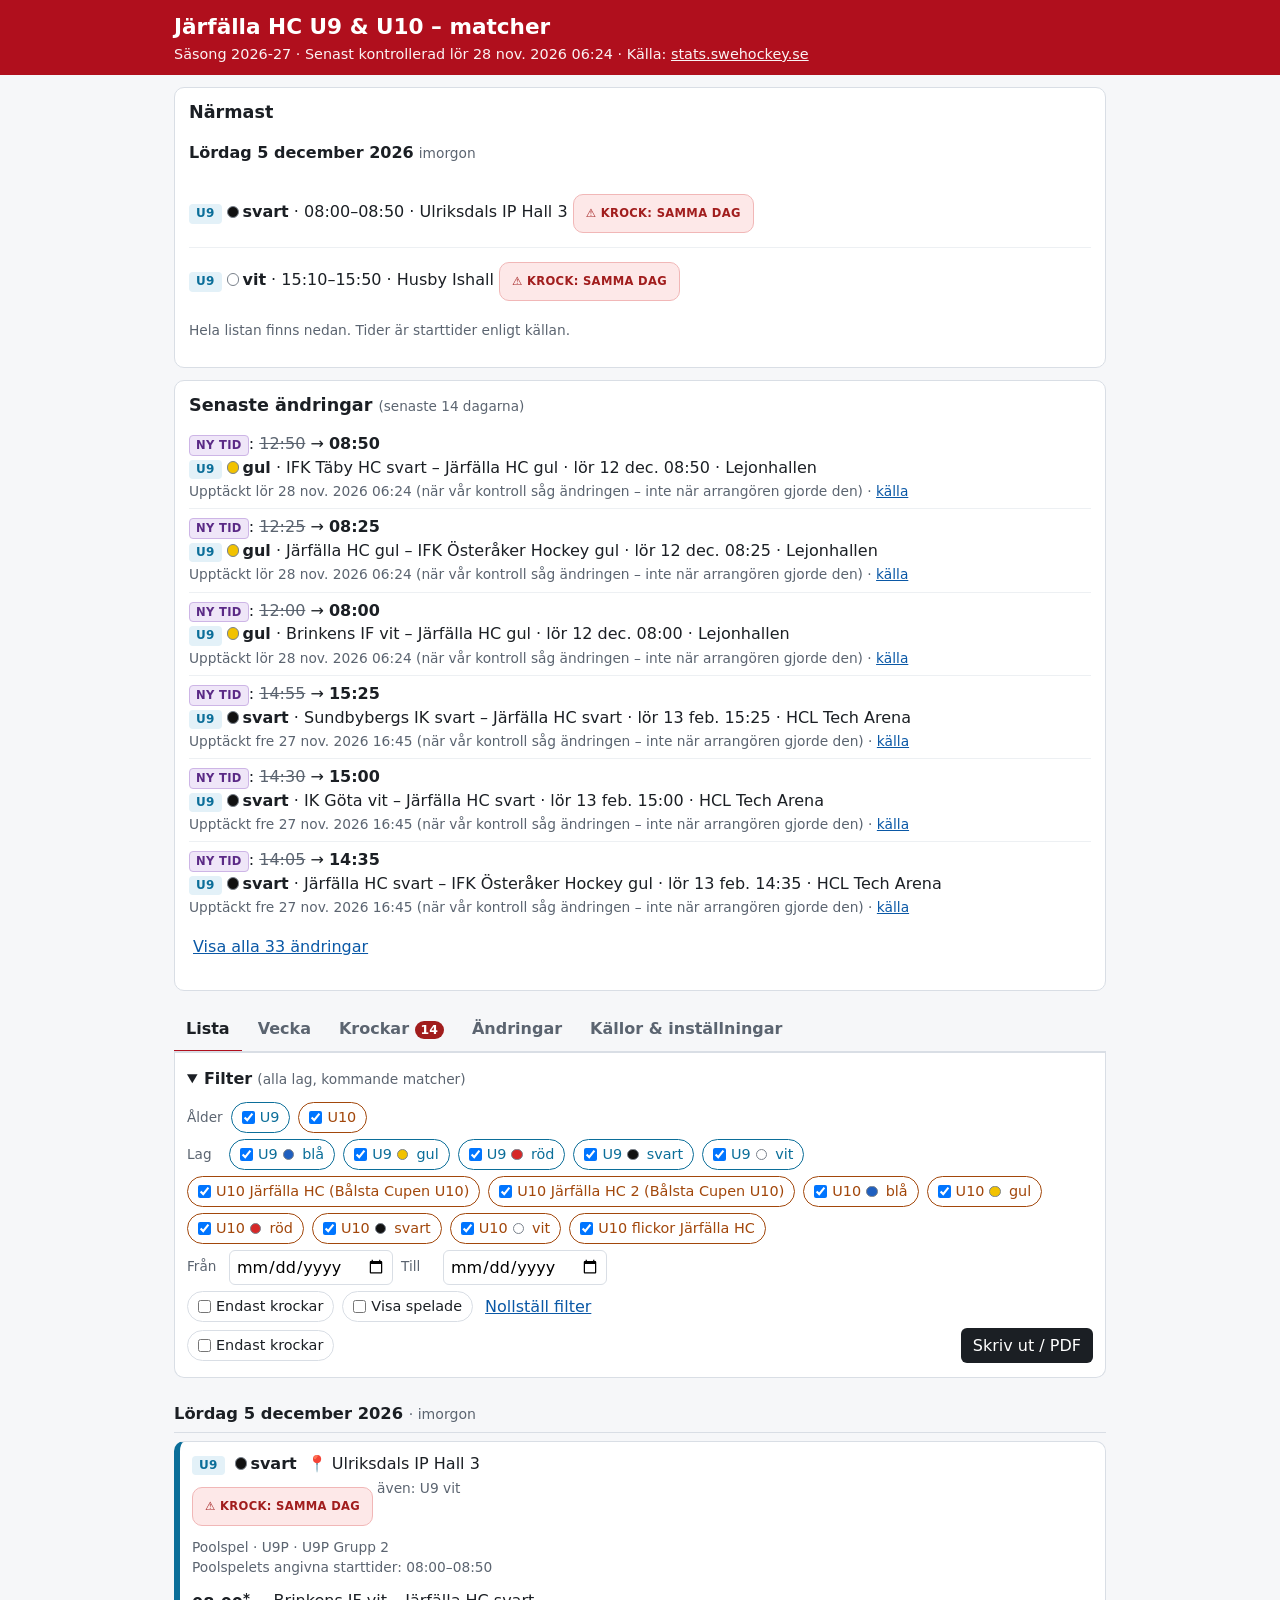
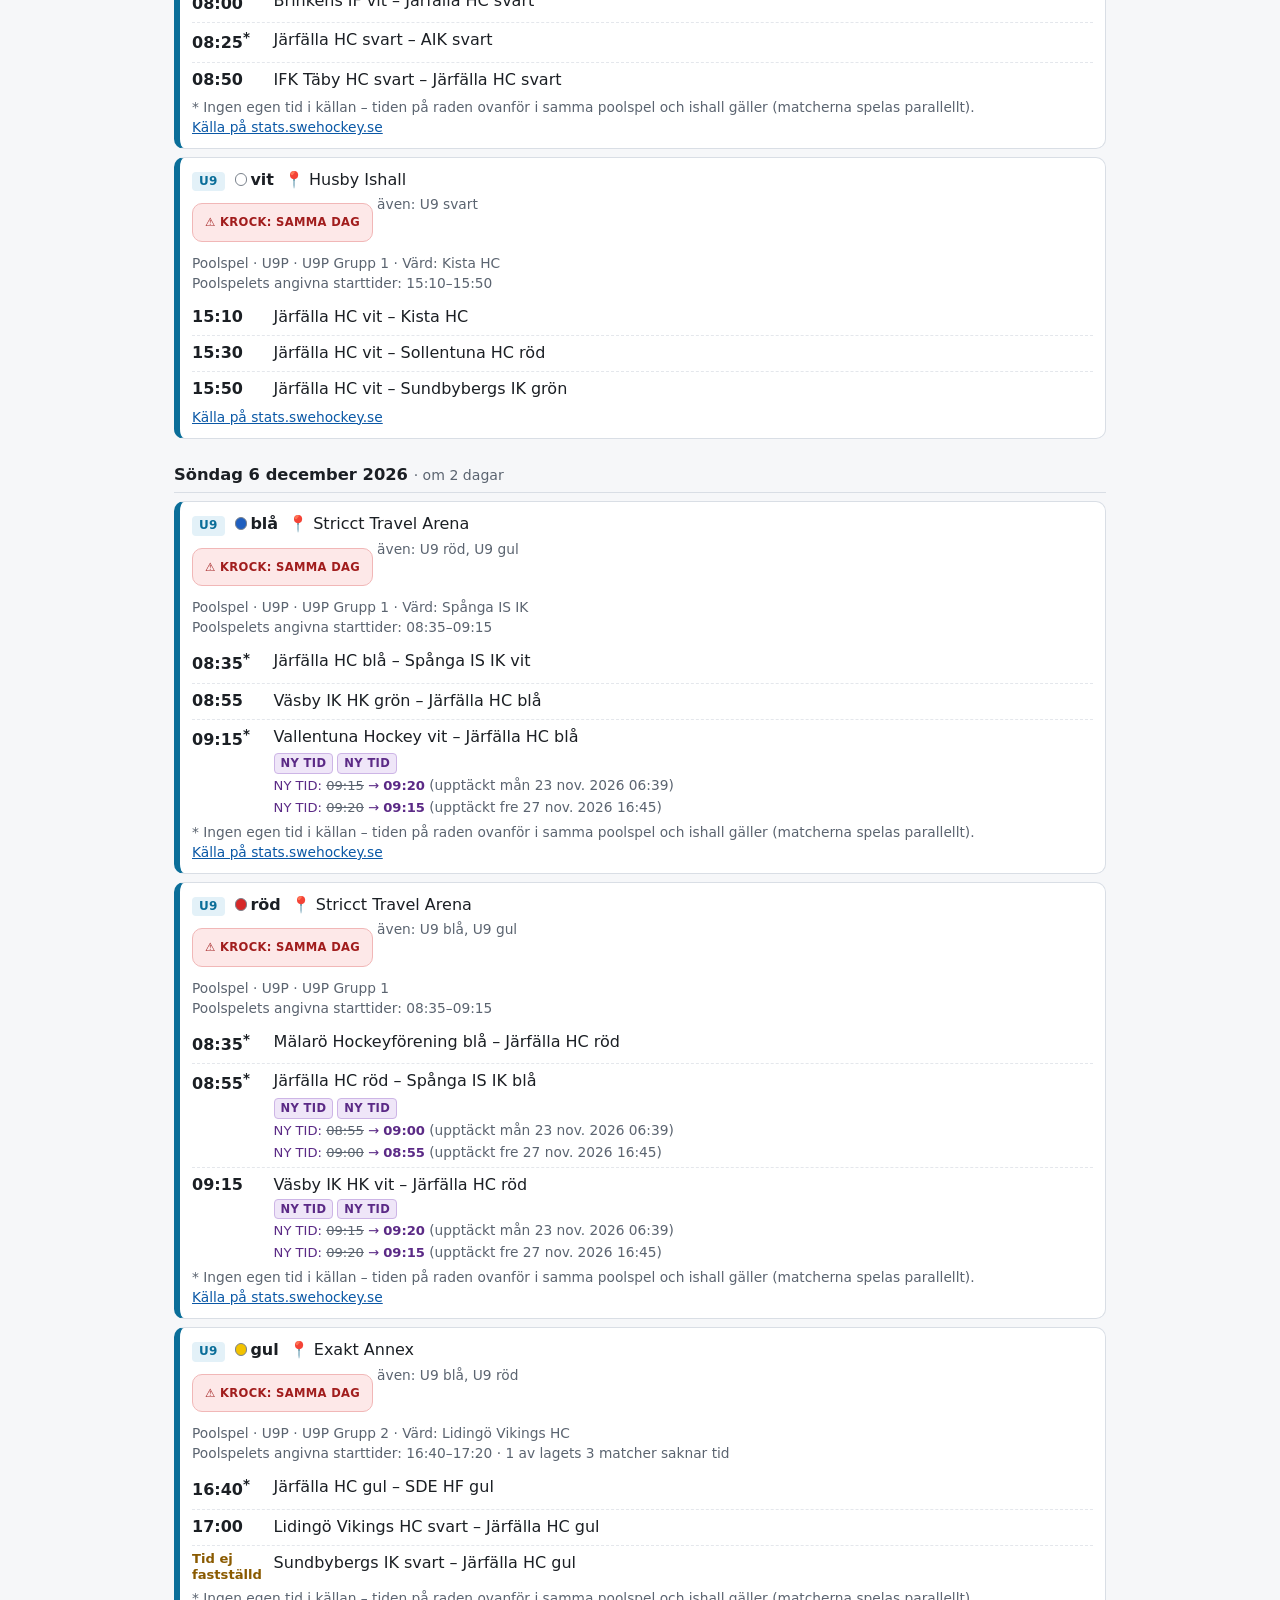
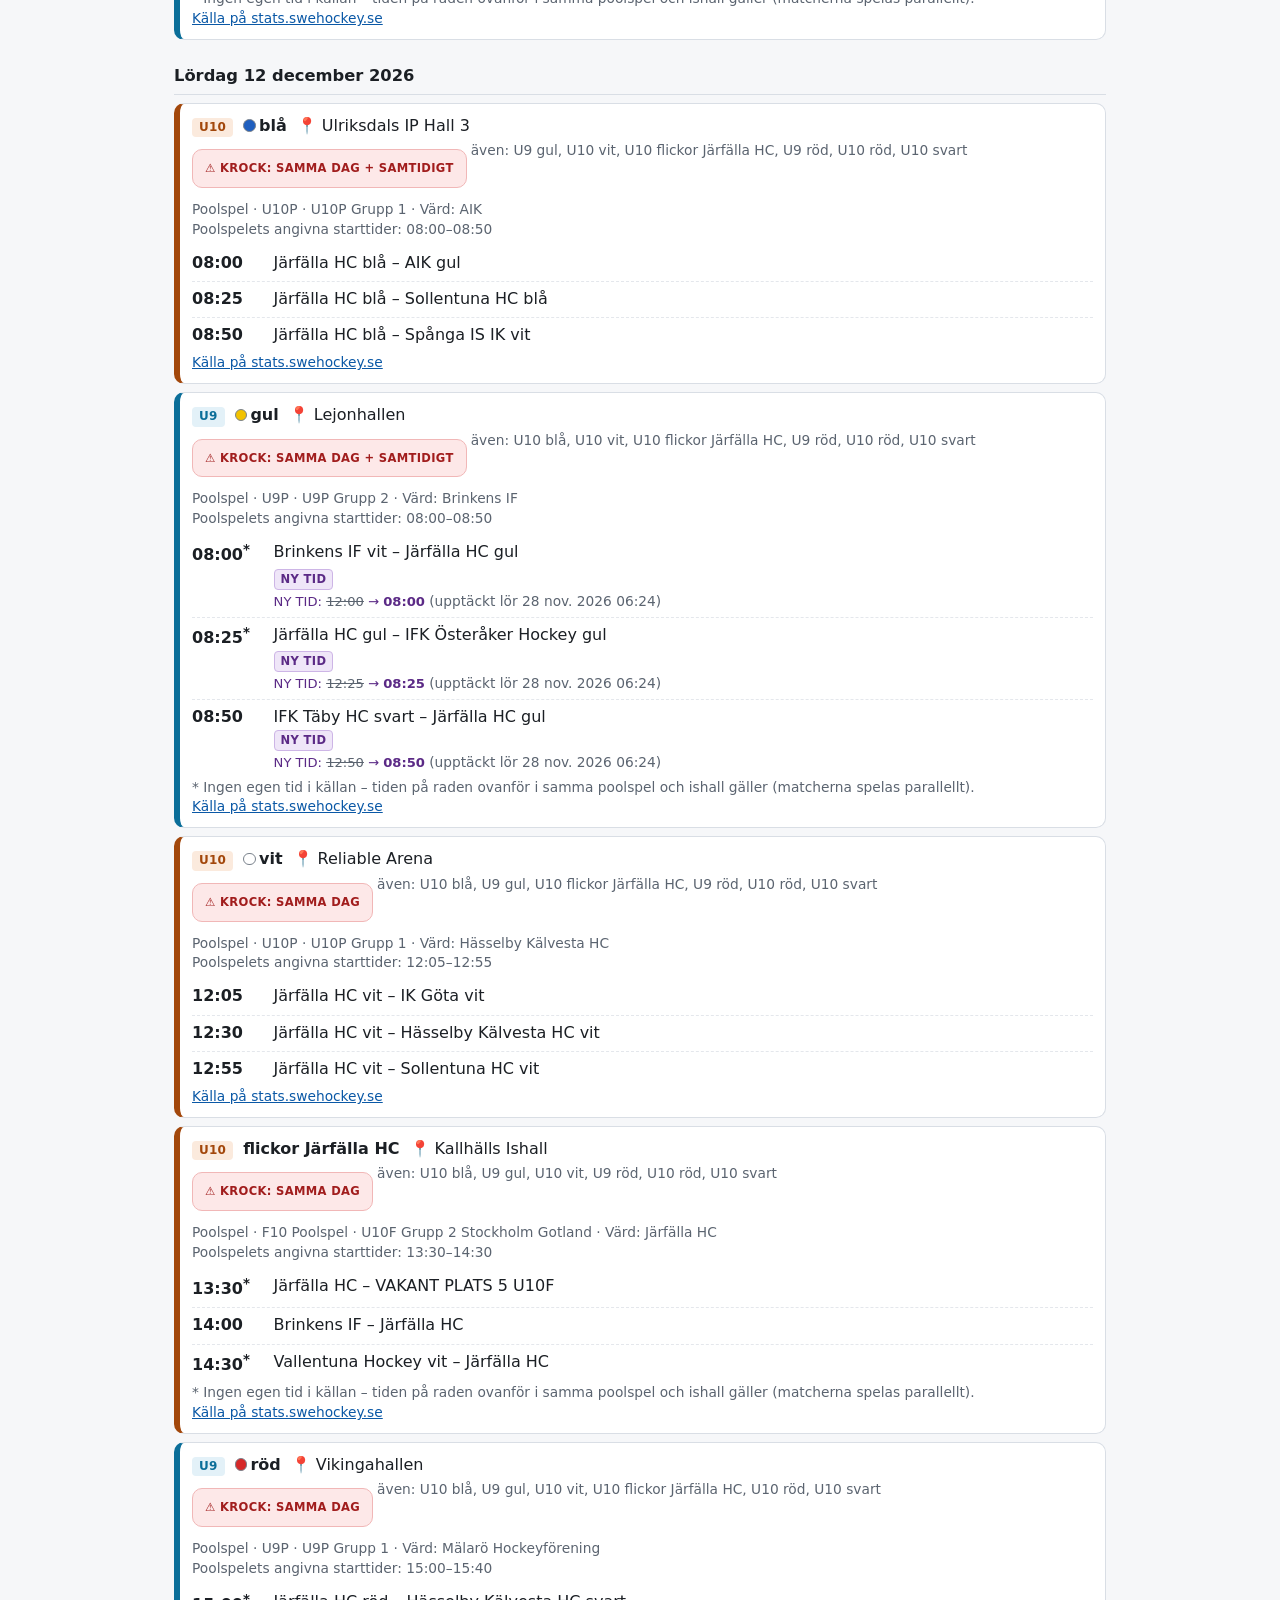
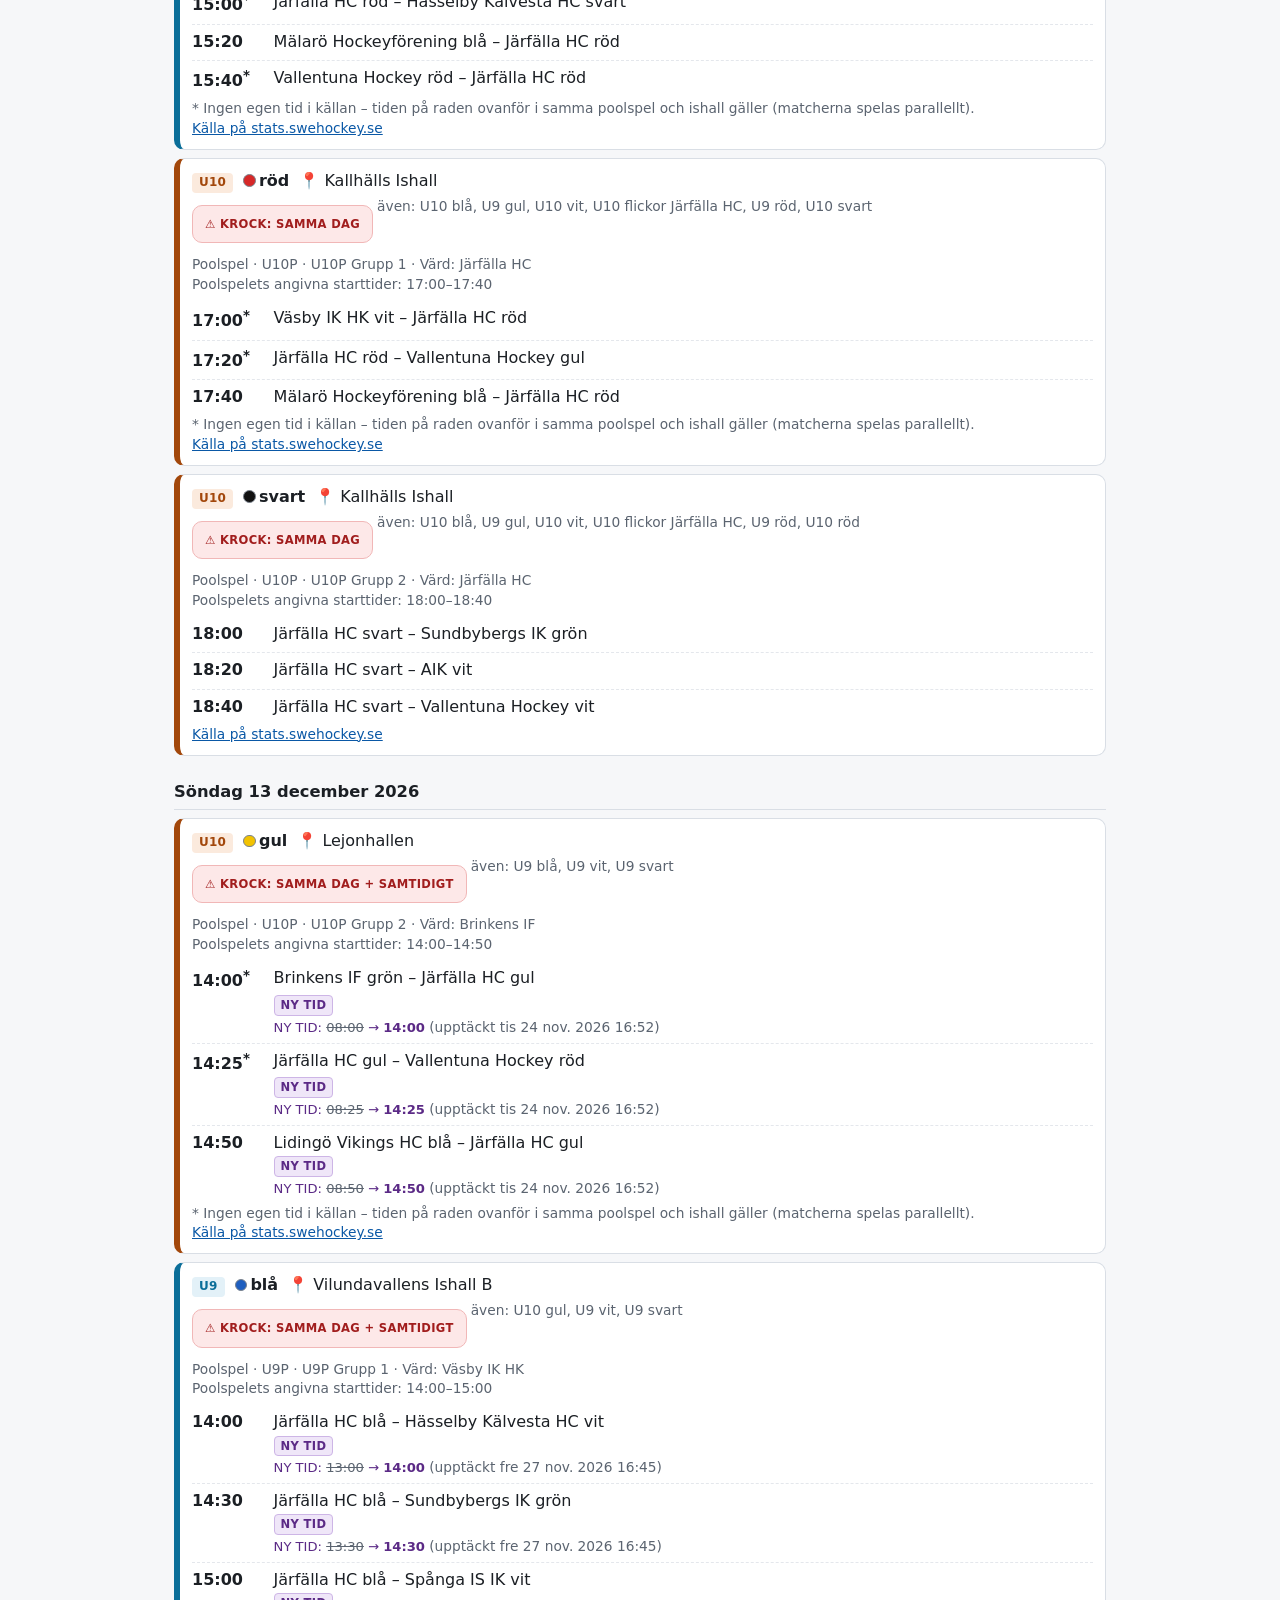
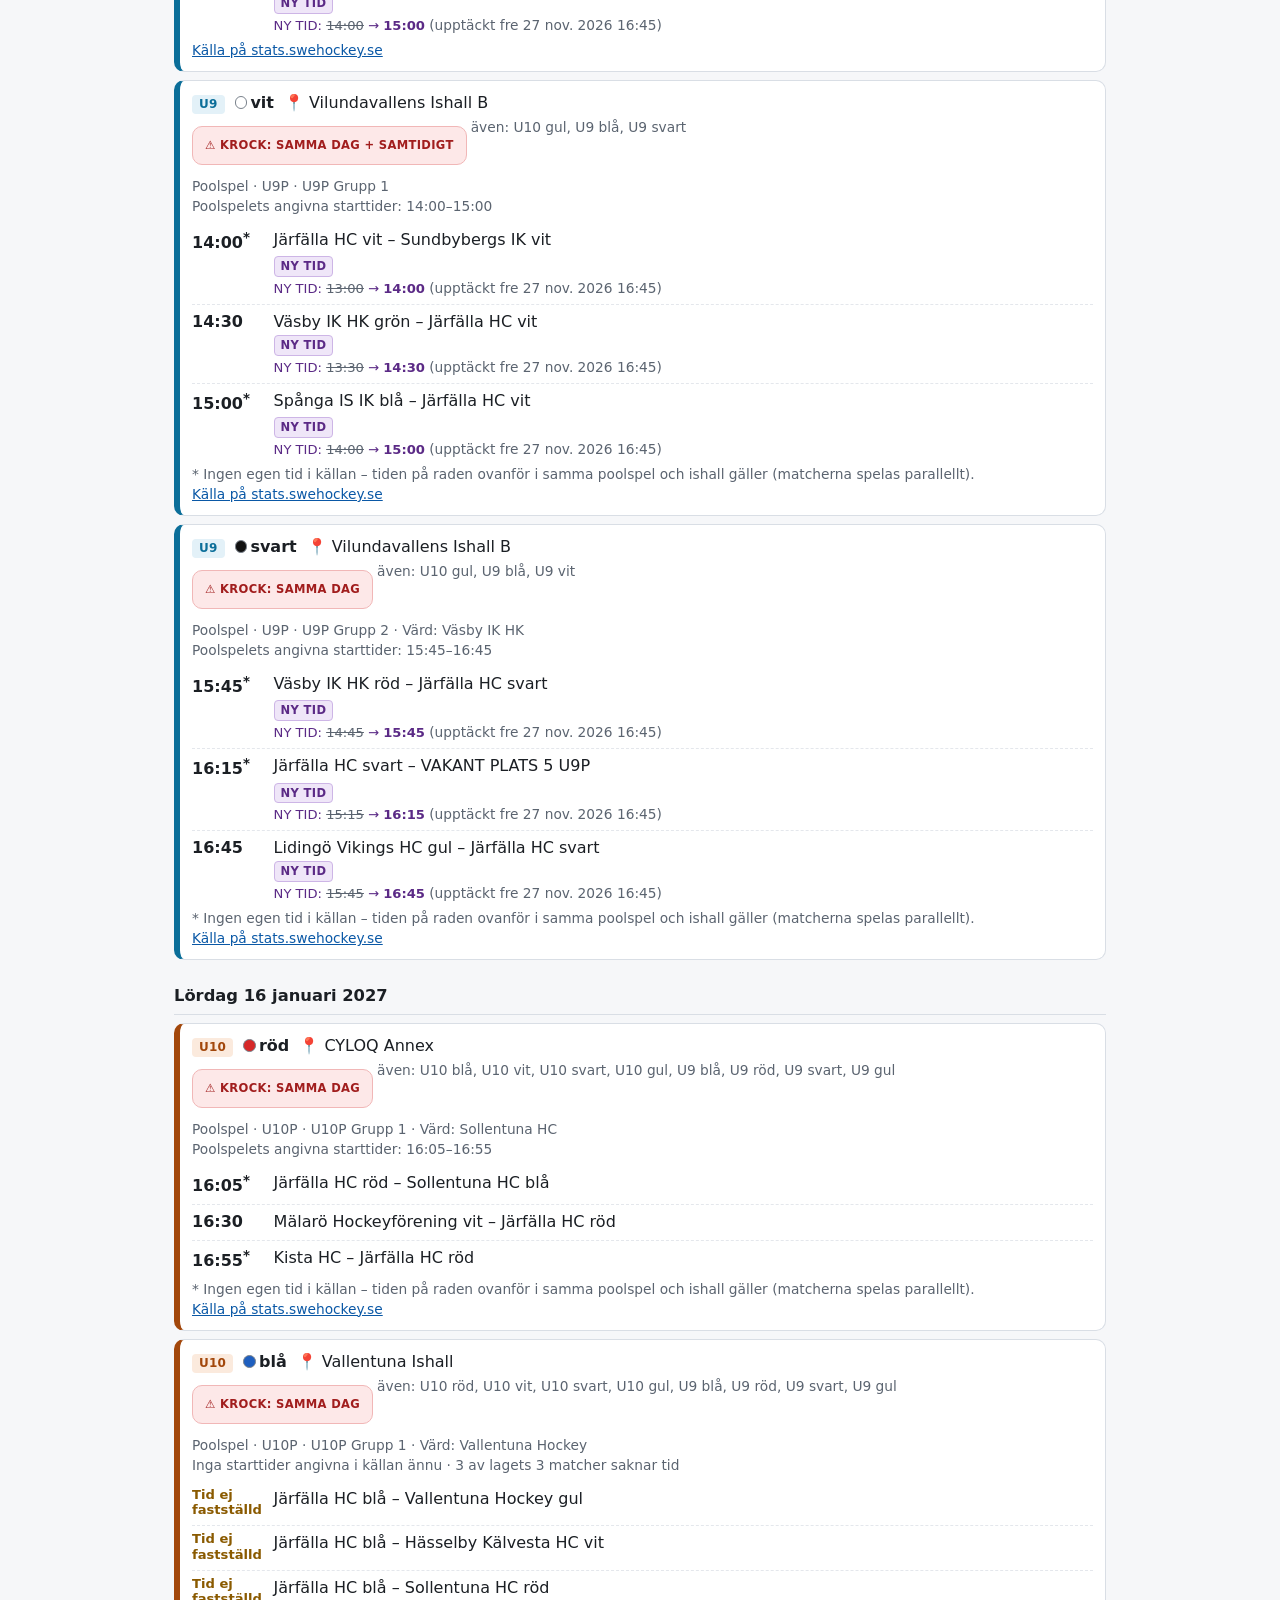
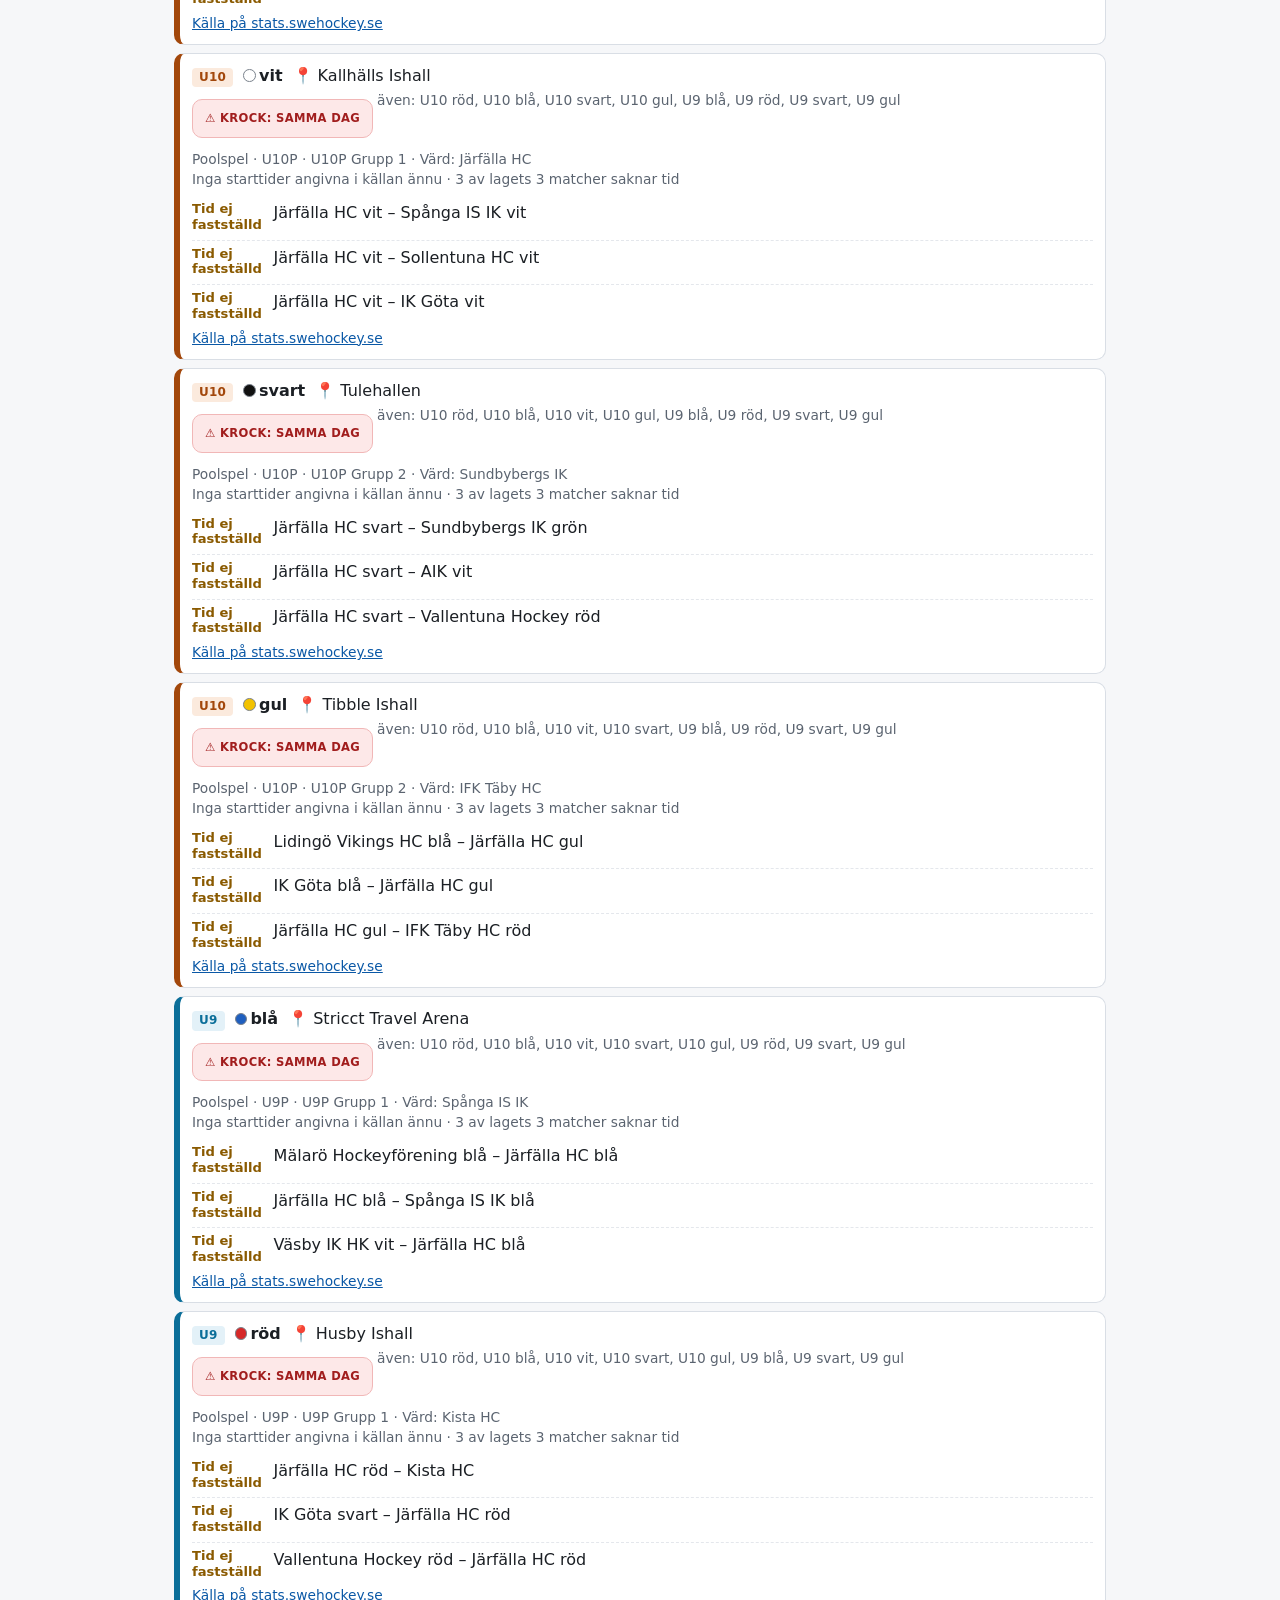
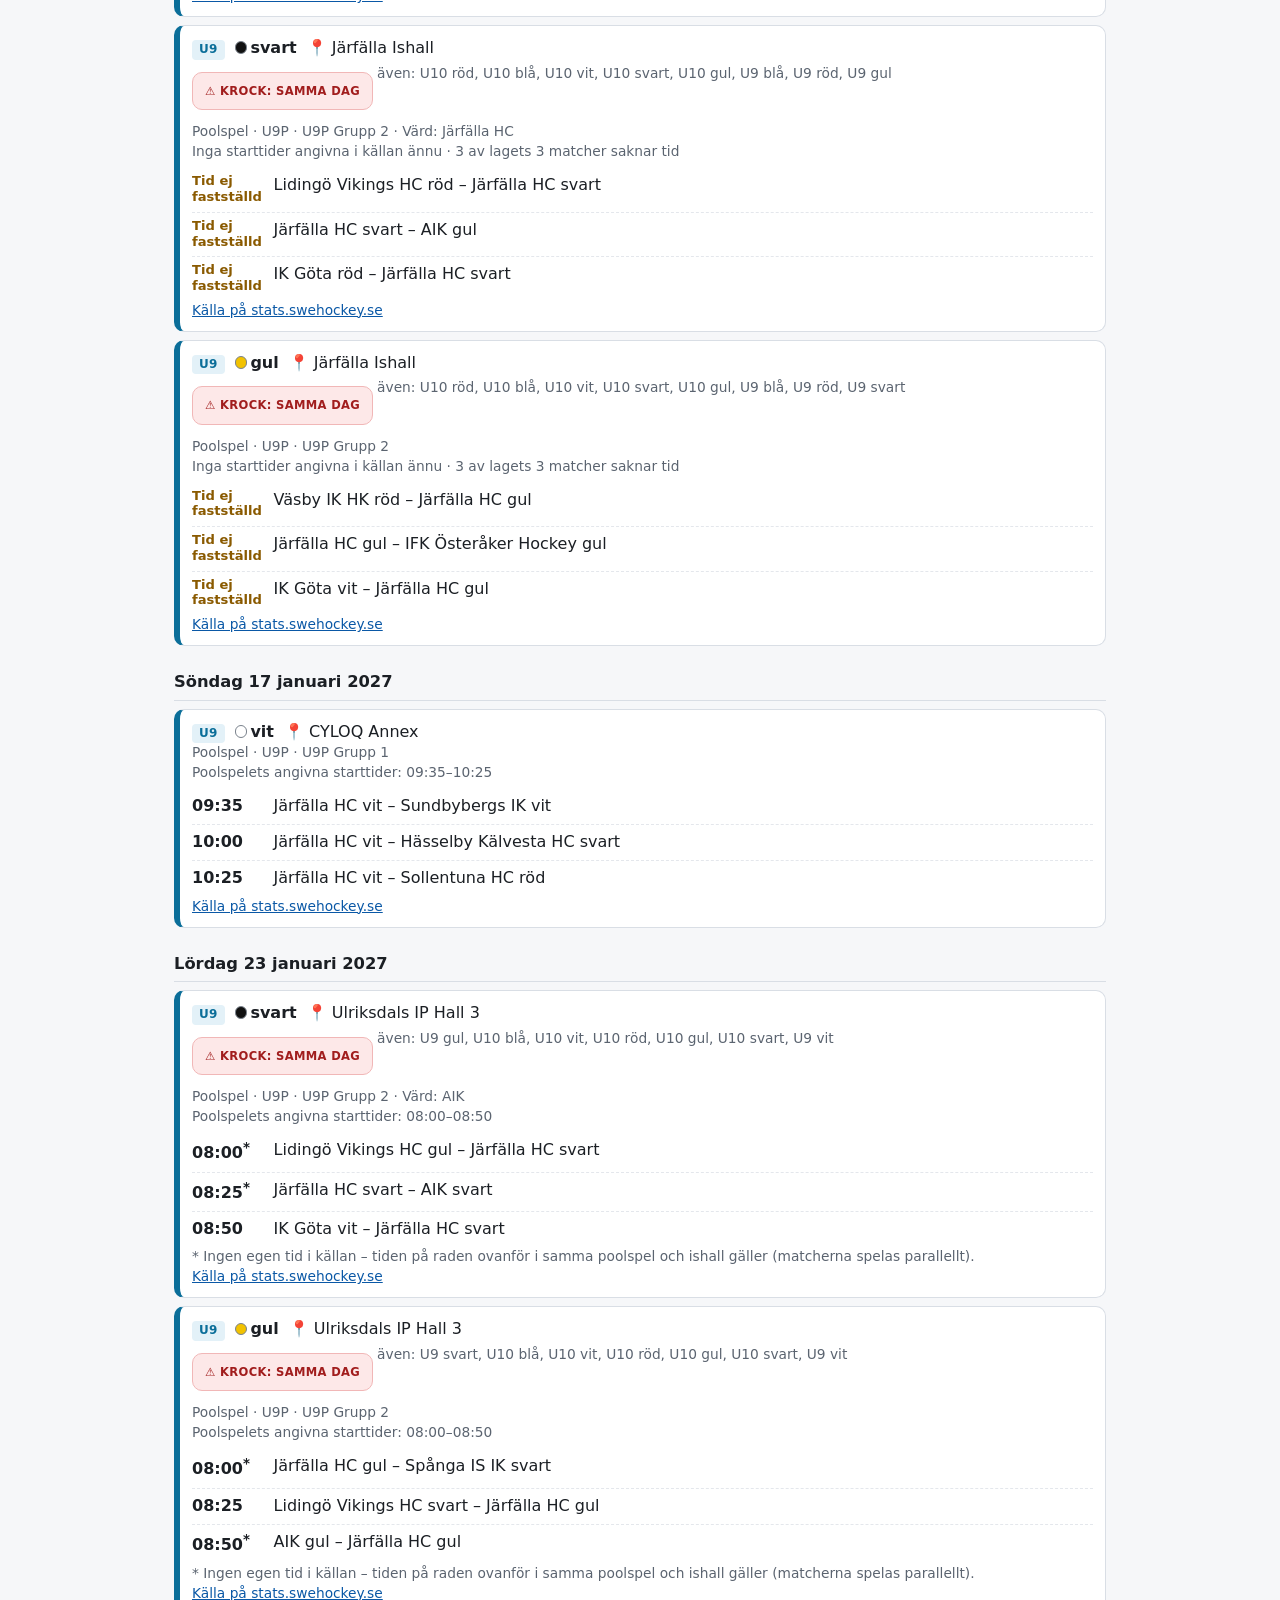
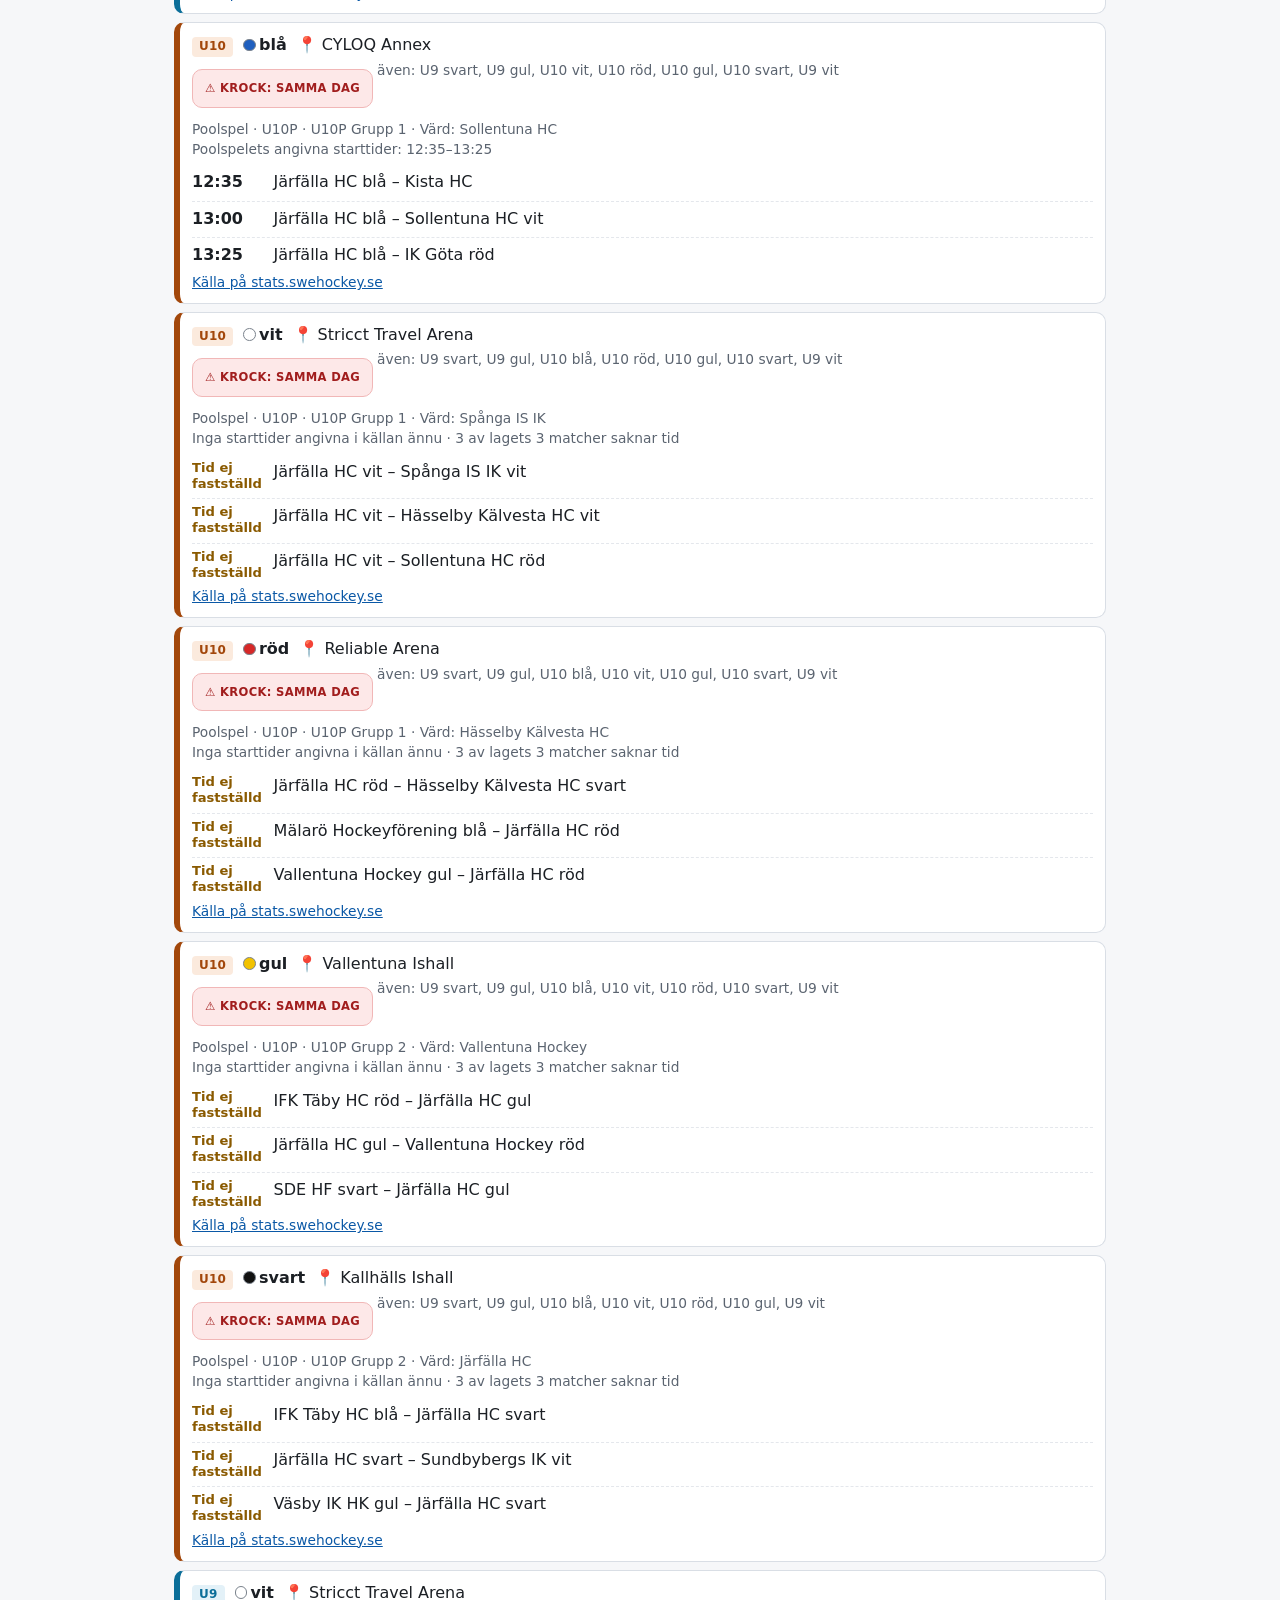
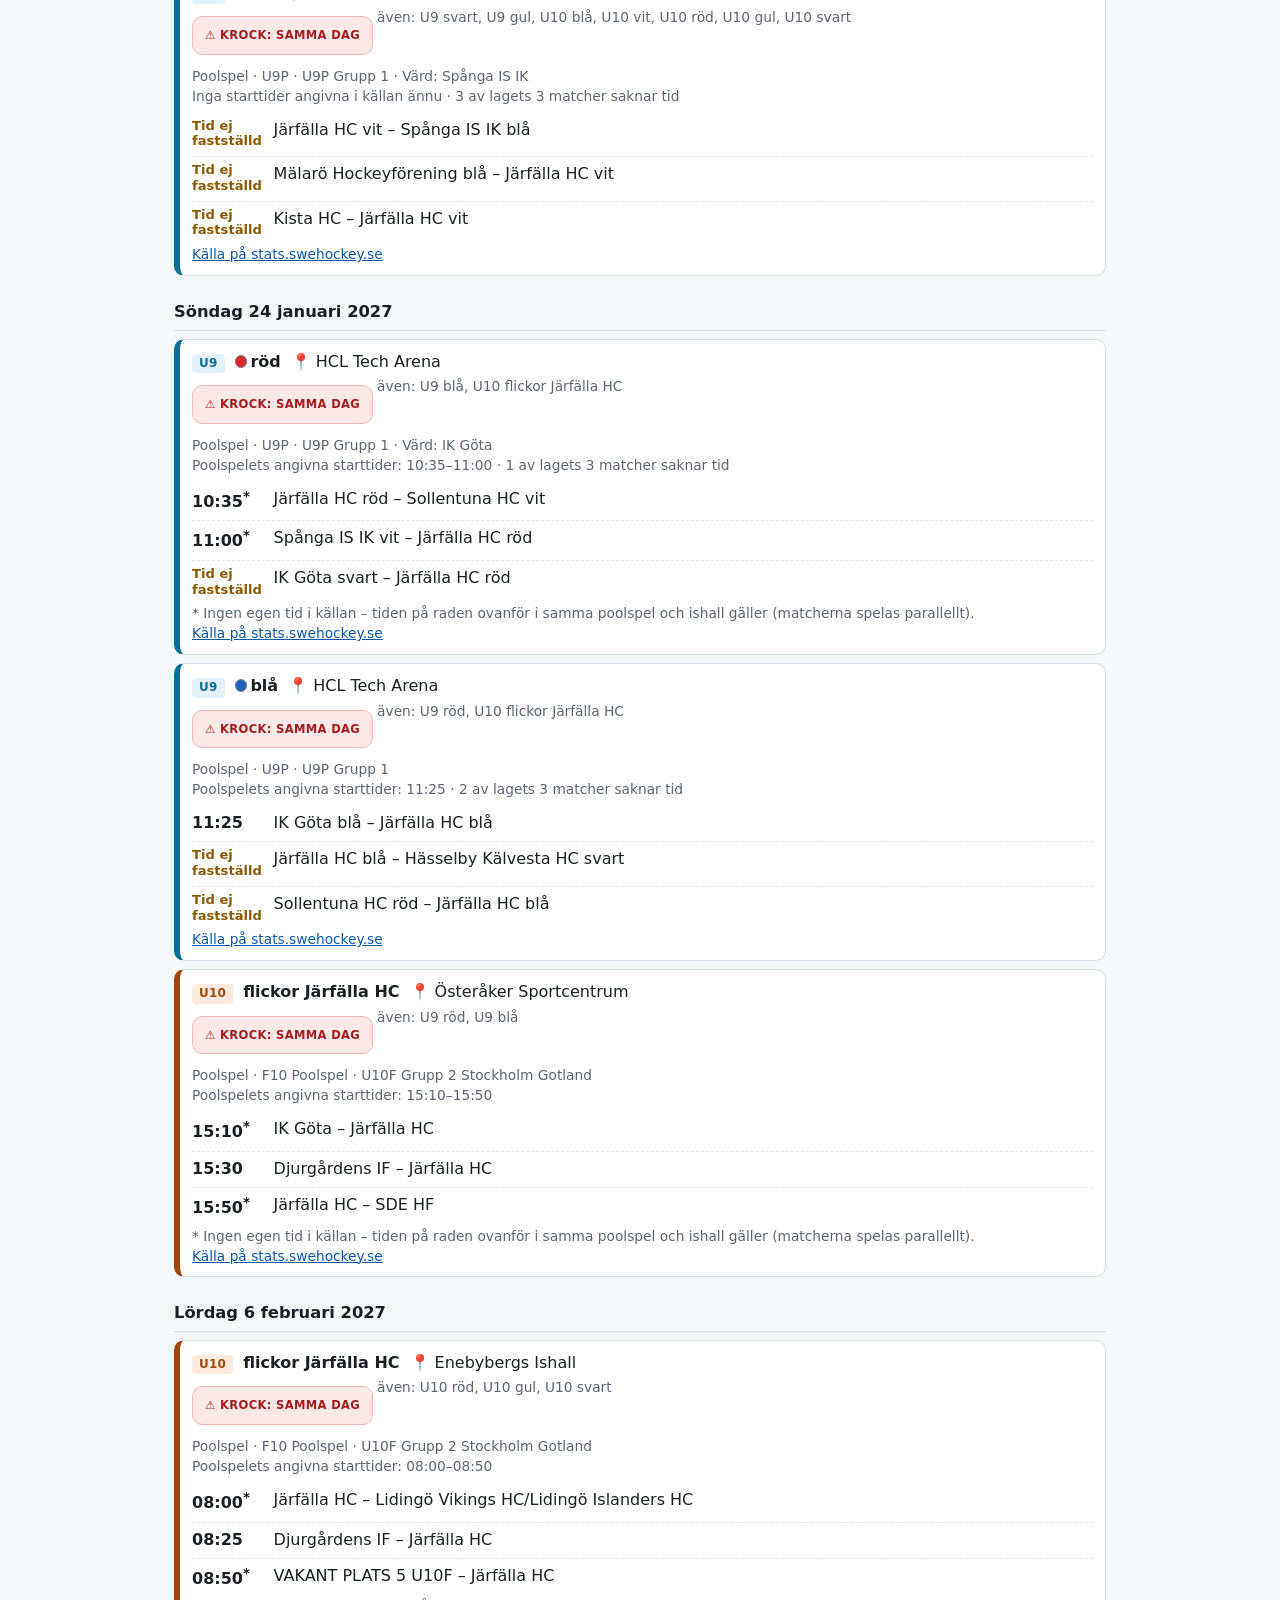
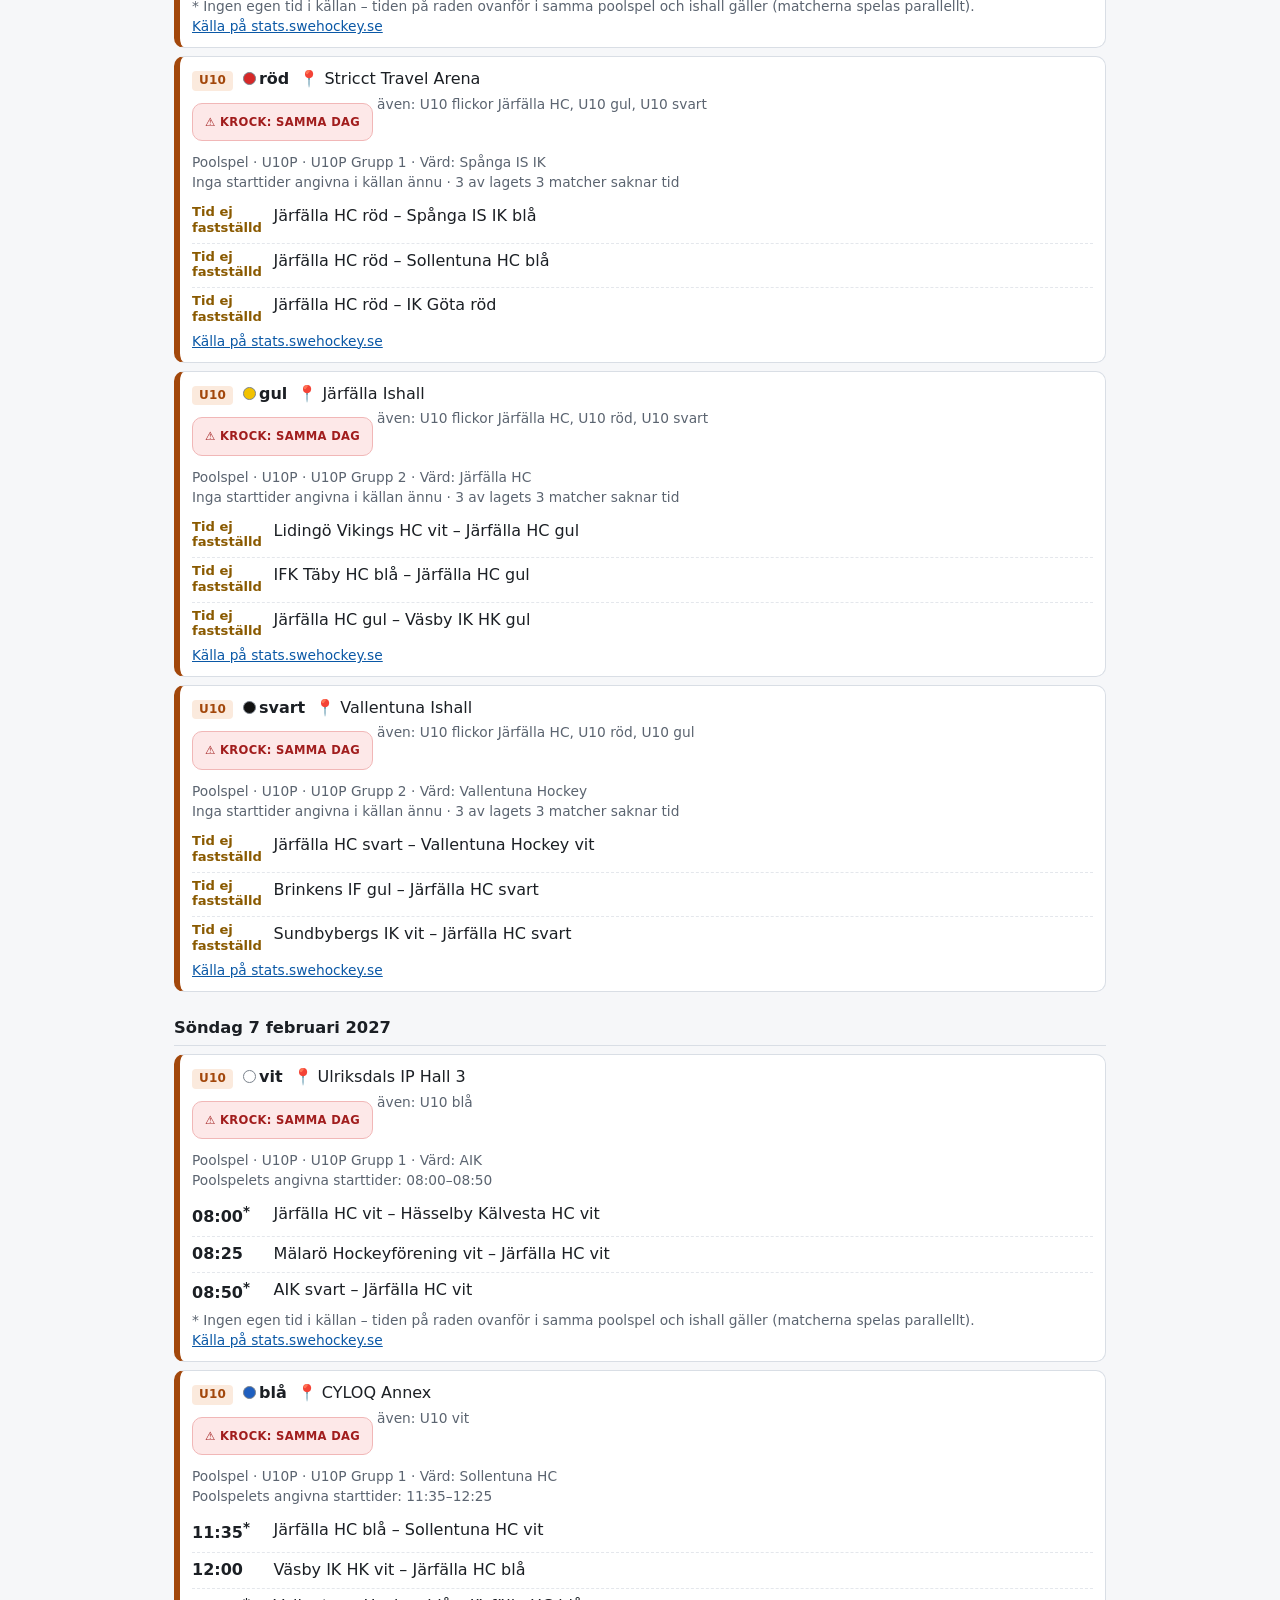
<file: docs/index.html>
<!DOCTYPE html>
<html lang="sv">
<head>
<meta charset="utf-8">
<meta name="viewport" content="width=device-width, initial-scale=1">
<meta name="robots" content="noindex">
<title>Järfälla HC U9 &amp; U10 – matchöversikt</title>
<link rel="stylesheet" href="style.css">
</head>
<body>
<header class="top">
  <div class="wrap">
    <h1>Järfälla HC <span class="nowrap">U9 &amp; U10</span> – matcher</h1>
    <p class="meta" id="meta">Laddar…</p>
  </div>
</header>

<main class="wrap">
  <div id="alerts" aria-live="polite"></div>

  <section class="panel" id="next-panel" aria-labelledby="next-h">
    <h2 id="next-h">Närmast</h2>
    <div id="next"></div>
  </section>

  <section class="panel" id="changes-panel" aria-labelledby="chg-h">
    <h2 id="chg-h">Senaste ändringar <small id="chg-days"></small></h2>
    <div id="recent-changes"></div>
  </section>

  <nav class="tabs no-print" role="tablist" aria-label="Vyer">
    <button role="tab" data-tab="list" aria-selected="true">Lista</button>
    <button role="tab" data-tab="week">Vecka</button>
    <button role="tab" data-tab="conflicts">Krockar <span id="conf-count" class="count"></span></button>
    <button role="tab" data-tab="history">Ändringar</button>
    <button role="tab" data-tab="about">Källor &amp; inställningar</button>
  </nav>

  <section class="filters no-print" id="filters" aria-label="Filter">
   <details id="filterbox">
    <summary><strong>Filter</strong> <span id="f-summary" class="small"></span></summary>
    <div class="frow">
      <span class="flabel">Ålder</span>
      <label class="chip age-U9"><input type="checkbox" id="f-U9" checked> U9</label>
      <label class="chip age-U10"><input type="checkbox" id="f-U10" checked> U10</label>
    </div>
    <div class="frow" id="team-filter"><span class="flabel">Lag</span></div>
    <div class="frow">
      <label class="flabel" for="f-from">Från</label><input type="date" id="f-from">
      <label class="flabel" for="f-to">Till</label><input type="date" id="f-to">
    </div>
    <div class="frow">
      <label class="chip"><input type="checkbox" id="f-conf"> Endast krockar</label>
      <label class="chip"><input type="checkbox" id="f-played"> Visa spelade</label>
      <button type="button" id="f-reset" class="linkbtn">Nollställ filter</button>
    </div>
   </details>
   <div class="frow quick">
      <label class="chip"><input type="checkbox" id="q-conf"> Endast krockar</label>
      <button type="button" id="print" class="btn">Skriv ut / PDF</button>
   </div>
  </section>

  <section id="view-list" class="view" role="tabpanel"></section>
  <section id="view-week" class="view" role="tabpanel" hidden></section>
  <section id="view-conflicts" class="view" role="tabpanel" hidden></section>
  <section id="view-history" class="view" role="tabpanel" hidden></section>
  <section id="view-about" class="view" role="tabpanel" hidden>
    <h2>Inställningar för krockkontroll</h2>
    <p class="note">Källan anger bara <strong>starttider</strong>. Matchlängden nedan är ett <strong>antagande</strong> som du kan ändra. Den används bara för att uppskatta när poolspelets sista match slutar (för markeringen ”samtidigt i olika hallar” och veckovyn). Värdet sparas bara i din webbläsare.</p>
    <form id="settings" class="settings">
      <label>Uppskattad längd på en match (antagande)<br><input type="number" min="5" max="120" step="5" id="s-len"> min</label>
      <button type="button" id="s-reset" class="linkbtn">Återställ standardvärden</button>
    </form>
    <h2>Så läses markeringarna</h2>
    <dl class="legend" id="legend"></dl>
    <h2>Källor</h2>
    <div id="sources"></div>
  </section>
</main>

<footer class="wrap foot">
  <p>Uppgifterna hämtas automatiskt från de offentliga sidorna på <a href="https://stats.swehockey.se/">stats.swehockey.se</a>. Vid frågor gäller alltid arrangörens besked. Sidan visar inga spelaruppgifter.</p>
</footer>

<script src="conflicts.js"></script>
<script src="app.js"></script>
</body>
</html>
</file>
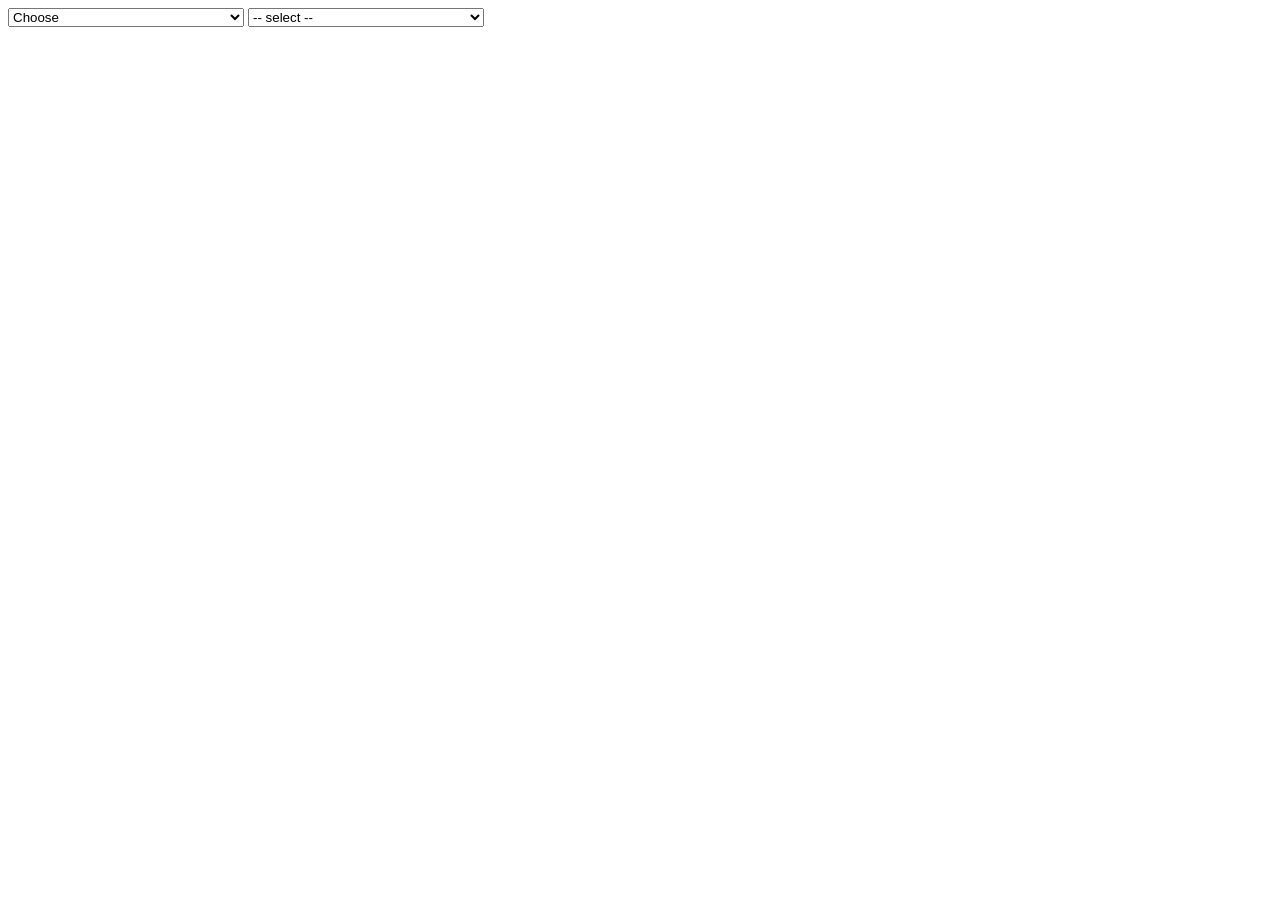
<file: tests/fixtures/District_Stockholm.html>
<html><head><title></title></head><body><select class="form-control form-control-sm" onchange="doNavigate(this)">
                <option id="chooseany" selected="selected" value="/District/Stockholm">Choose</option>
                        <option id="/District/Stockholm/ACCamelen/ScheduleAndResults/Overview/22117" value="/District/Stockholm/ACCamelen/ScheduleAndResults/Overview/22117">AC Camelen</option>
                        <option id="/District/Stockholm/AIK/ScheduleAndResults/Overview/20958" value="/District/Stockholm/AIK/ScheduleAndResults/Overview/20958">AIK</option>
                        <option id="/District/Stockholm/ArkenHC/ScheduleAndResults/Overview/22117" value="/District/Stockholm/ArkenHC/ScheduleAndResults/Overview/22117">Arken HC</option>
                        <option id="/District/Stockholm/BooHC/ScheduleAndResults/Overview/21539" value="/District/Stockholm/BooHC/ScheduleAndResults/Overview/21539">Boo HC</option>
                        <option id="/District/Stockholm/BrinkensIF/ScheduleAndResults/Overview/21539" value="/District/Stockholm/BrinkensIF/ScheduleAndResults/Overview/21539">Brinkens IF</option>
                        <option id="/District/Stockholm/BaverdalensIshockeyklubb/ScheduleAndResults/Schedule/22079" value="/District/Stockholm/BaverdalensIshockeyklubb/ScheduleAndResults/Schedule/22079">Bäverdalens Ishockeyklubb </option>
                        <option id="/District/Stockholm/DjurgardensIF/ScheduleAndResults/Overview/20961" value="/District/Stockholm/DjurgardensIF/ScheduleAndResults/Overview/20961">Djurgårdens IF</option>
                        <option id="/District/Stockholm/FlemingsbergsIK/ScheduleAndResults/Overview/21505" value="/District/Stockholm/FlemingsbergsIK/ScheduleAndResults/Overview/21505">Flemingsbergs IK</option>
                        <option id="/District/Stockholm/FOCFarstaIF/ScheduleAndResults/Overview/21538" value="/District/Stockholm/FOCFarstaIF/ScheduleAndResults/Overview/21538">FOC Farsta IF</option>
                        <option id="/District/Stockholm/GrantorpAIK/ScheduleAndResults/Overview/22117" value="/District/Stockholm/GrantorpAIK/ScheduleAndResults/Overview/22117">Grantorp AIK</option>
                        <option id="/District/Stockholm/Hammarby/ScheduleAndResults/Overview/20959" value="/District/Stockholm/Hammarby/ScheduleAndResults/Overview/20959">Hammarby</option>
                        <option id="/District/Stockholm/Haninge/ScheduleAndResults/Schedule/22079" value="/District/Stockholm/Haninge/ScheduleAndResults/Schedule/22079">Haninge</option>
                        <option id="/District/Stockholm/Hanviken/ScheduleAndResults/Schedule/21041" value="/District/Stockholm/Hanviken/ScheduleAndResults/Schedule/21041">Hanviken</option>
                        <option id="/District/Stockholm/HovetHC/ScheduleAndResults/Overview/21538" value="/District/Stockholm/HovetHC/ScheduleAndResults/Overview/21538">Hovet HC</option>
                        <option id="/District/Stockholm/Huddinge/ScheduleAndResults/Schedule/21041" value="/District/Stockholm/Huddinge/ScheduleAndResults/Schedule/21041">Huddinge </option>
                        <option id="/District/Stockholm/HasselbyKalvestaHC/ScheduleAndResults/Overview/21929" value="/District/Stockholm/HasselbyKalvestaHC/ScheduleAndResults/Overview/21929">Hässelby Kälvesta HC</option>
                        <option id="/District/Stockholm/IFKSalem/ScheduleAndResults/Overview/21930" value="/District/Stockholm/IFKSalem/ScheduleAndResults/Overview/21930">IFK Salem</option>
                        <option id="/District/Stockholm/Tumba/ScheduleAndResults/Overview/21505" value="/District/Stockholm/Tumba/ScheduleAndResults/Overview/21505">Tumba</option>
                        <option id="/District/Stockholm/IFKTabyHC/ScheduleAndResults/Overview/21272" value="/District/Stockholm/IFKTabyHC/ScheduleAndResults/Overview/21272">IFK Täby HC</option>
                        <option id="/District/Stockholm/IFKOsterakerHockey/ScheduleAndResults/Schedule/22079" value="/District/Stockholm/IFKOsterakerHockey/ScheduleAndResults/Schedule/22079">IFK Österåker Hockey</option>
                        <option id="/District/Stockholm/IKGota/ScheduleAndResults/Overview/21505" value="/District/Stockholm/IKGota/ScheduleAndResults/Overview/21505">IK Göta </option>
                        <option id="/District/Stockholm/IKWaxholm/ScheduleAndResults/Schedule/21896" value="/District/Stockholm/IKWaxholm/ScheduleAndResults/Schedule/21896">IK Waxholm</option>
                        <option id="/District/Stockholm/JarfallaHC/ScheduleAndResults/Schedule/21041" value="/District/Stockholm/JarfallaHC/ScheduleAndResults/Schedule/21041">Järfälla HC</option>
                        <option id="/District/Stockholm/KallhallsIF/ScheduleAndResults/Overview/21539" value="/District/Stockholm/KallhallsIF/ScheduleAndResults/Overview/21539">Kallhälls IF</option>
                        <option id="/District/Stockholm/KistaHC/ScheduleAndResults/Overview/21539" value="/District/Stockholm/KistaHC/ScheduleAndResults/Overview/21539">Kista HC</option>
                        <option id="/District/Stockholm/KTHsIshockeyforening/ScheduleAndResults/Overview/21969" value="/District/Stockholm/KTHsIshockeyforening/ScheduleAndResults/Overview/21969">KTH:s Ishockeyförening</option>
                        <option id="/District/Stockholm/LidingoIslandersHC/ScheduleAndResults/Overview/22117" value="/District/Stockholm/LidingoIslandersHC/ScheduleAndResults/Overview/22117">Lidingö Islanders HC</option>
                        <option id="/District/Stockholm/LidingoVikingsHC/ScheduleAndResults/Overview/21687" value="/District/Stockholm/LidingoVikingsHC/ScheduleAndResults/Overview/21687">Lidingö Vikings HC</option>
                        <option id="/District/Stockholm/MBHockey/ScheduleAndResults/Overview/21929" value="/District/Stockholm/MBHockey/ScheduleAndResults/Overview/21929">MB Hockey</option>
                        <option id="/District/Stockholm/MalaroHockeyforening/ScheduleAndResults/Overview/21505" value="/District/Stockholm/MalaroHockeyforening/ScheduleAndResults/Overview/21505">Mälarö Hockeyförening</option>
                        <option id="/District/Stockholm/Nacka/ScheduleAndResults/Overview/21505" value="/District/Stockholm/Nacka/ScheduleAndResults/Overview/21505">Nacka</option>
                        <option id="/District/Stockholm/NorrortHC/ScheduleAndResults/Overview/22117" value="/District/Stockholm/NorrortHC/ScheduleAndResults/Overview/22117">Norrort HC</option>
                        <option id="/District/Stockholm/NorsborgsIF/ScheduleAndResults/Overview/22117" value="/District/Stockholm/NorsborgsIF/ScheduleAndResults/Overview/22117">Norsborgs IF</option>
                        <option id="/District/Stockholm/NynashamnsIFHC/ScheduleAndResults/Overview/21505" value="/District/Stockholm/NynashamnsIFHC/ScheduleAndResults/Overview/21505">Nynäshamns IF HC</option>
                        <option id="/District/Stockholm/SaltsjobadensIF/ScheduleAndResults/Overview/22117" value="/District/Stockholm/SaltsjobadensIF/ScheduleAndResults/Overview/22117">Saltsjöbadens IF</option>
                        <option id="/District/Stockholm/SDEHF/ScheduleAndResults/Overview/20960" value="/District/Stockholm/SDEHF/ScheduleAndResults/Overview/20960">SDE HF</option>
                        <option id="/District/Stockholm/Segeltorp/ScheduleAndResults/Overview/21505" value="/District/Stockholm/Segeltorp/ScheduleAndResults/Overview/21505">Segeltorp</option>
                        <option id="/District/Stockholm/SKAIKBygdegard/ScheduleAndResults/Overview/21500" value="/District/Stockholm/SKAIKBygdegard/ScheduleAndResults/Overview/21500">SKÅ IK &amp; Bygdegård</option>
                        <option id="/District/Stockholm/Sollentuna/ScheduleAndResults/Schedule/21041" value="/District/Stockholm/Sollentuna/ScheduleAndResults/Schedule/21041">Sollentuna</option>
                        <option id="/District/Stockholm/SolnaSK/ScheduleAndResults/Overview/21505" value="/District/Stockholm/SolnaSK/ScheduleAndResults/Overview/21505">Solna SK</option>
                        <option id="/District/Stockholm/SpangaISIK/ScheduleAndResults/Overview/21505" value="/District/Stockholm/SpangaISIK/ScheduleAndResults/Overview/21505">Spånga IS IK</option>
                        <option id="/District/Stockholm/SundbybergsHS/ScheduleAndResults/Overview/22117" value="/District/Stockholm/SundbybergsHS/ScheduleAndResults/Overview/22117">Sundbybergs HS</option>
                        <option id="/District/Stockholm/SundbybergsIK/ScheduleAndResults/Schedule/22079" value="/District/Stockholm/SundbybergsIK/ScheduleAndResults/Schedule/22079">Sundbybergs IK</option>
                        <option id="/District/Stockholm/Trangsund/ScheduleAndResults/Overview/21538" value="/District/Stockholm/Trangsund/ScheduleAndResults/Overview/21538">Trångsund</option>
                        <option id="/District/Stockholm/TullingeTPHC/ScheduleAndResults/Overview/21930" value="/District/Stockholm/TullingeTPHC/ScheduleAndResults/Overview/21930">Tullinge TP HC</option>
                        <option id="/District/Stockholm/TabyTitansIF/ScheduleAndResults/Overview/22117" value="/District/Stockholm/TabyTitansIF/ScheduleAndResults/Overview/22117">Täby Titans IF</option>
                        <option id="/District/Stockholm/Vallentuna/ScheduleAndResults/Schedule/21041" value="/District/Stockholm/Vallentuna/ScheduleAndResults/Schedule/21041">Vallentuna</option>
                        <option id="/District/Stockholm/VeteranhockeyforeningenOsteraker/ScheduleAndResults/Overview/21330" value="/District/Stockholm/VeteranhockeyforeningenOsteraker/ScheduleAndResults/Overview/21330">Veteranhockeyföreningen Österåker</option>
                        <option id="/District/Stockholm/ViggbyholmsIK/ScheduleAndResults/Overview/21274" value="/District/Stockholm/ViggbyholmsIK/ScheduleAndResults/Overview/21274">Viggbyholms IK</option>
                        <option id="/District/Stockholm/VarmdoHC/ScheduleAndResults/Overview/21505" value="/District/Stockholm/VarmdoHC/ScheduleAndResults/Overview/21505">Värmdö HC</option>
                        <option id="/District/Stockholm/Vasby/ScheduleAndResults/Schedule/21041" value="/District/Stockholm/Vasby/ScheduleAndResults/Schedule/21041">Väsby</option>
                        <option id="/District/Stockholm/AltaIF/ScheduleAndResults/Overview/21538" value="/District/Stockholm/AltaIF/ScheduleAndResults/Overview/21538">Älta IF</option>
                        <option id="/District/Stockholm/OrbyIS/ScheduleAndResults/Overview/21950" value="/District/Stockholm/OrbyIS/ScheduleAndResults/Overview/21950">Örby IS</option>
            </select>
<select class="form-control form-control-sm" onchange="doNavigate(this)">
                <option class="disabled" value="0"> -- select -- </option>
                        <option id="/District/Stockholm/ACCamelen/ScheduleAndResults/Overview/22117" value="/District/Stockholm/ACCamelen/ScheduleAndResults/Overview/22117">AC Camelen</option>
                        <option id="/District/Stockholm/AIK/ScheduleAndResults/Overview/20958" value="/District/Stockholm/AIK/ScheduleAndResults/Overview/20958">AIK</option>
                        <option id="/District/Stockholm/ArkenHC/ScheduleAndResults/Overview/22117" value="/District/Stockholm/ArkenHC/ScheduleAndResults/Overview/22117">Arken HC</option>
                        <option id="/District/Stockholm/BooHC/ScheduleAndResults/Overview/21539" value="/District/Stockholm/BooHC/ScheduleAndResults/Overview/21539">Boo HC</option>
                        <option id="/District/Stockholm/BrinkensIF/ScheduleAndResults/Overview/21539" value="/District/Stockholm/BrinkensIF/ScheduleAndResults/Overview/21539">Brinkens IF</option>
                        <option id="/District/Stockholm/BaverdalensIshockeyklubb/ScheduleAndResults/Schedule/22079" value="/District/Stockholm/BaverdalensIshockeyklubb/ScheduleAndResults/Schedule/22079">Bäverdalens Ishockeyklubb </option>
                        <option id="/District/Stockholm/DjurgardensIF/ScheduleAndResults/Overview/20961" value="/District/Stockholm/DjurgardensIF/ScheduleAndResults/Overview/20961">Djurgårdens IF</option>
                        <option id="/District/Stockholm/FlemingsbergsIK/ScheduleAndResults/Overview/21505" value="/District/Stockholm/FlemingsbergsIK/ScheduleAndResults/Overview/21505">Flemingsbergs IK</option>
                        <option id="/District/Stockholm/FOCFarstaIF/ScheduleAndResults/Overview/21538" value="/District/Stockholm/FOCFarstaIF/ScheduleAndResults/Overview/21538">FOC Farsta IF</option>
                        <option id="/District/Stockholm/GrantorpAIK/ScheduleAndResults/Overview/22117" value="/District/Stockholm/GrantorpAIK/ScheduleAndResults/Overview/22117">Grantorp AIK</option>
                        <option id="/District/Stockholm/Hammarby/ScheduleAndResults/Overview/20959" value="/District/Stockholm/Hammarby/ScheduleAndResults/Overview/20959">Hammarby</option>
                        <option id="/District/Stockholm/Haninge/ScheduleAndResults/Schedule/22079" value="/District/Stockholm/Haninge/ScheduleAndResults/Schedule/22079">Haninge</option>
                        <option id="/District/Stockholm/Hanviken/ScheduleAndResults/Schedule/21041" value="/District/Stockholm/Hanviken/ScheduleAndResults/Schedule/21041">Hanviken</option>
                        <option id="/District/Stockholm/HovetHC/ScheduleAndResults/Overview/21538" value="/District/Stockholm/HovetHC/ScheduleAndResults/Overview/21538">Hovet HC</option>
                        <option id="/District/Stockholm/Huddinge/ScheduleAndResults/Schedule/21041" value="/District/Stockholm/Huddinge/ScheduleAndResults/Schedule/21041">Huddinge </option>
                        <option id="/District/Stockholm/HasselbyKalvestaHC/ScheduleAndResults/Overview/21929" value="/District/Stockholm/HasselbyKalvestaHC/ScheduleAndResults/Overview/21929">Hässelby Kälvesta HC</option>
                        <option id="/District/Stockholm/IFKSalem/ScheduleAndResults/Overview/21930" value="/District/Stockholm/IFKSalem/ScheduleAndResults/Overview/21930">IFK Salem</option>
                        <option id="/District/Stockholm/Tumba/ScheduleAndResults/Overview/21505" value="/District/Stockholm/Tumba/ScheduleAndResults/Overview/21505">Tumba</option>
                        <option id="/District/Stockholm/IFKTabyHC/ScheduleAndResults/Overview/21272" value="/District/Stockholm/IFKTabyHC/ScheduleAndResults/Overview/21272">IFK Täby HC</option>
                        <option id="/District/Stockholm/IFKOsterakerHockey/ScheduleAndResults/Schedule/22079" value="/District/Stockholm/IFKOsterakerHockey/ScheduleAndResults/Schedule/22079">IFK Österåker Hockey</option>
                        <option id="/District/Stockholm/IKGota/ScheduleAndResults/Overview/21505" value="/District/Stockholm/IKGota/ScheduleAndResults/Overview/21505">IK Göta </option>
                        <option id="/District/Stockholm/IKWaxholm/ScheduleAndResults/Schedule/21896" value="/District/Stockholm/IKWaxholm/ScheduleAndResults/Schedule/21896">IK Waxholm</option>
                        <option id="/District/Stockholm/JarfallaHC/ScheduleAndResults/Schedule/21041" value="/District/Stockholm/JarfallaHC/ScheduleAndResults/Schedule/21041">Järfälla HC</option>
                        <option id="/District/Stockholm/KallhallsIF/ScheduleAndResults/Overview/21539" value="/District/Stockholm/KallhallsIF/ScheduleAndResults/Overview/21539">Kallhälls IF</option>
                        <option id="/District/Stockholm/KistaHC/ScheduleAndResults/Overview/21539" value="/District/Stockholm/KistaHC/ScheduleAndResults/Overview/21539">Kista HC</option>
                        <option id="/District/Stockholm/KTHsIshockeyforening/ScheduleAndResults/Overview/21969" value="/District/Stockholm/KTHsIshockeyforening/ScheduleAndResults/Overview/21969">KTH:s Ishockeyförening</option>
                        <option id="/District/Stockholm/LidingoIslandersHC/ScheduleAndResults/Overview/22117" value="/District/Stockholm/LidingoIslandersHC/ScheduleAndResults/Overview/22117">Lidingö Islanders HC</option>
                        <option id="/District/Stockholm/LidingoVikingsHC/ScheduleAndResults/Overview/21687" value="/District/Stockholm/LidingoVikingsHC/ScheduleAndResults/Overview/21687">Lidingö Vikings HC</option>
                        <option id="/District/Stockholm/MBHockey/ScheduleAndResults/Overview/21929" value="/District/Stockholm/MBHockey/ScheduleAndResults/Overview/21929">MB Hockey</option>
                        <option id="/District/Stockholm/MalaroHockeyforening/ScheduleAndResults/Overview/21505" value="/District/Stockholm/MalaroHockeyforening/ScheduleAndResults/Overview/21505">Mälarö Hockeyförening</option>
                        <option id="/District/Stockholm/Nacka/ScheduleAndResults/Overview/21505" value="/District/Stockholm/Nacka/ScheduleAndResults/Overview/21505">Nacka</option>
                        <option id="/District/Stockholm/NorrortHC/ScheduleAndResults/Overview/22117" value="/District/Stockholm/NorrortHC/ScheduleAndResults/Overview/22117">Norrort HC</option>
                        <option id="/District/Stockholm/NorsborgsIF/ScheduleAndResults/Overview/22117" value="/District/Stockholm/NorsborgsIF/ScheduleAndResults/Overview/22117">Norsborgs IF</option>
                        <option id="/District/Stockholm/NynashamnsIFHC/ScheduleAndResults/Overview/21505" value="/District/Stockholm/NynashamnsIFHC/ScheduleAndResults/Overview/21505">Nynäshamns IF HC</option>
                        <option id="/District/Stockholm/SaltsjobadensIF/ScheduleAndResults/Overview/22117" value="/District/Stockholm/SaltsjobadensIF/ScheduleAndResults/Overview/22117">Saltsjöbadens IF</option>
                        <option id="/District/Stockholm/SDEHF/ScheduleAndResults/Overview/20960" value="/District/Stockholm/SDEHF/ScheduleAndResults/Overview/20960">SDE HF</option>
                        <option id="/District/Stockholm/Segeltorp/ScheduleAndResults/Overview/21505" value="/District/Stockholm/Segeltorp/ScheduleAndResults/Overview/21505">Segeltorp</option>
                        <option id="/District/Stockholm/SKAIKBygdegard/ScheduleAndResults/Overview/21500" value="/District/Stockholm/SKAIKBygdegard/ScheduleAndResults/Overview/21500">SKÅ IK &amp; Bygdegård</option>
                        <option id="/District/Stockholm/Sollentuna/ScheduleAndResults/Schedule/21041" value="/District/Stockholm/Sollentuna/ScheduleAndResults/Schedule/21041">Sollentuna</option>
                        <option id="/District/Stockholm/SolnaSK/ScheduleAndResults/Overview/21505" value="/District/Stockholm/SolnaSK/ScheduleAndResults/Overview/21505">Solna SK</option>
                        <option id="/District/Stockholm/SpangaISIK/ScheduleAndResults/Overview/21505" value="/District/Stockholm/SpangaISIK/ScheduleAndResults/Overview/21505">Spånga IS IK</option>
                        <option id="/District/Stockholm/SundbybergsHS/ScheduleAndResults/Overview/22117" value="/District/Stockholm/SundbybergsHS/ScheduleAndResults/Overview/22117">Sundbybergs HS</option>
                        <option id="/District/Stockholm/SundbybergsIK/ScheduleAndResults/Schedule/22079" value="/District/Stockholm/SundbybergsIK/ScheduleAndResults/Schedule/22079">Sundbybergs IK</option>
                        <option id="/District/Stockholm/Trangsund/ScheduleAndResults/Overview/21538" value="/District/Stockholm/Trangsund/ScheduleAndResults/Overview/21538">Trångsund</option>
                        <option id="/District/Stockholm/TullingeTPHC/ScheduleAndResults/Overview/21930" value="/District/Stockholm/TullingeTPHC/ScheduleAndResults/Overview/21930">Tullinge TP HC</option>
                        <option id="/District/Stockholm/TabyTitansIF/ScheduleAndResults/Overview/22117" value="/District/Stockholm/TabyTitansIF/ScheduleAndResults/Overview/22117">Täby Titans IF</option>
                        <option id="/District/Stockholm/Vallentuna/ScheduleAndResults/Schedule/21041" value="/District/Stockholm/Vallentuna/ScheduleAndResults/Schedule/21041">Vallentuna</option>
                        <option id="/District/Stockholm/VeteranhockeyforeningenOsteraker/ScheduleAndResults/Overview/21330" value="/District/Stockholm/VeteranhockeyforeningenOsteraker/ScheduleAndResults/Overview/21330">Veteranhockeyföreningen Österåker</option>
                        <option id="/District/Stockholm/ViggbyholmsIK/ScheduleAndResults/Overview/21274" value="/District/Stockholm/ViggbyholmsIK/ScheduleAndResults/Overview/21274">Viggbyholms IK</option>
                        <option id="/District/Stockholm/VarmdoHC/ScheduleAndResults/Overview/21505" value="/District/Stockholm/VarmdoHC/ScheduleAndResults/Overview/21505">Värmdö HC</option>
                        <option id="/District/Stockholm/Vasby/ScheduleAndResults/Schedule/21041" value="/District/Stockholm/Vasby/ScheduleAndResults/Schedule/21041">Väsby</option>
                        <option id="/District/Stockholm/AltaIF/ScheduleAndResults/Overview/21538" value="/District/Stockholm/AltaIF/ScheduleAndResults/Overview/21538">Älta IF</option>
                        <option id="/District/Stockholm/OrbyIS/ScheduleAndResults/Overview/21950" value="/District/Stockholm/OrbyIS/ScheduleAndResults/Overview/21950">Örby IS</option>

            </select></body></html>
</file>
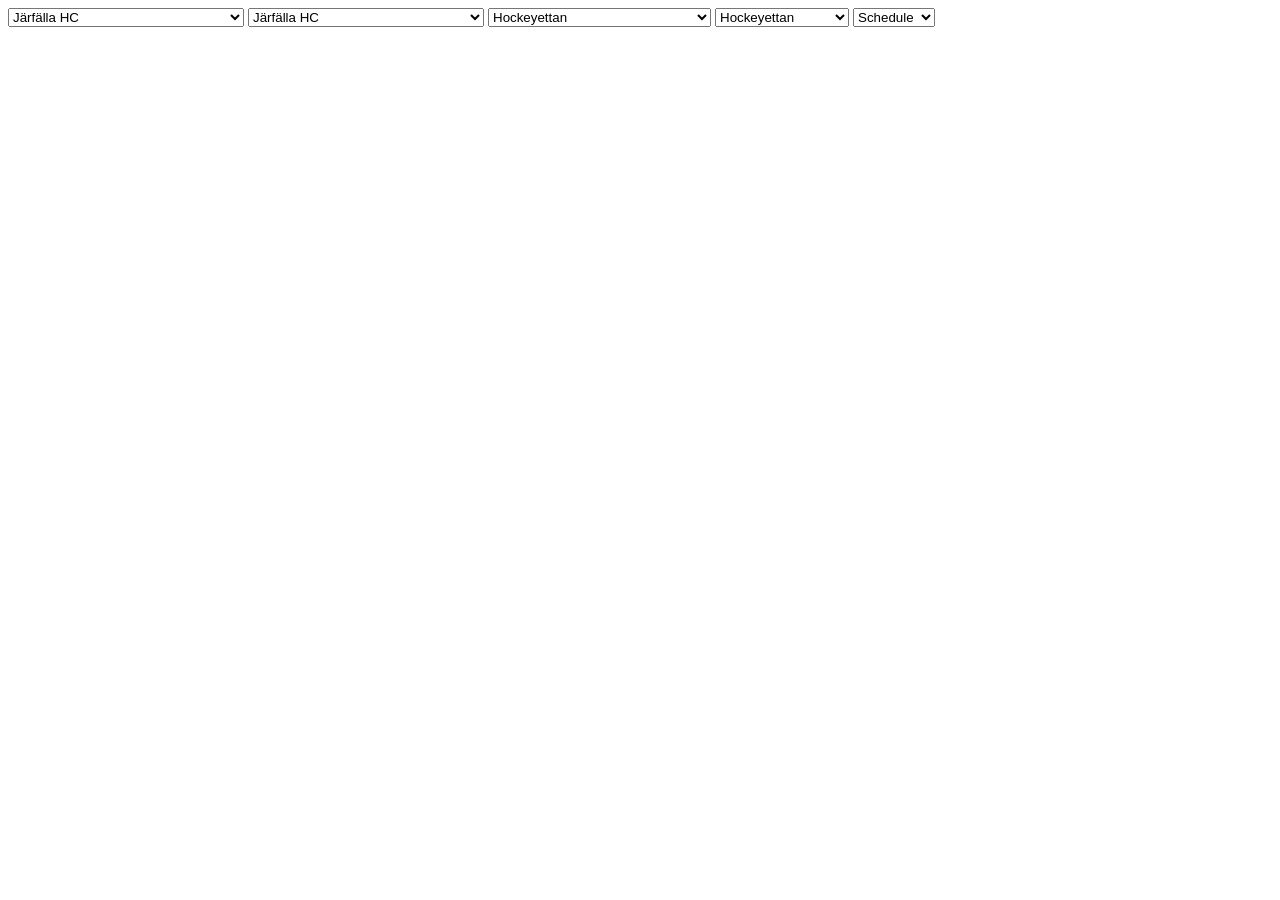
<file: tests/fixtures/District_Stockholm_JarfallaHC_ScheduleAndResults_Schedule_21041.html>
<html><head><title>Hockeyettan | stats.swehockey.se</title></head><body><select class="form-control form-control-sm" onchange="doNavigate(this)">
                <option id="chooseany" selected="false" value="/District/Stockholm">Choose</option>
                        <option id="/District/Stockholm/ACCamelen/ScheduleAndResults/Overview/22117" value="/District/Stockholm/ACCamelen/ScheduleAndResults/Overview/22117">AC Camelen</option>
                        <option id="/District/Stockholm/AIK/ScheduleAndResults/Overview/20958" value="/District/Stockholm/AIK/ScheduleAndResults/Overview/20958">AIK</option>
                        <option id="/District/Stockholm/ArkenHC/ScheduleAndResults/Overview/22117" value="/District/Stockholm/ArkenHC/ScheduleAndResults/Overview/22117">Arken HC</option>
                        <option id="/District/Stockholm/BooHC/ScheduleAndResults/Overview/21539" value="/District/Stockholm/BooHC/ScheduleAndResults/Overview/21539">Boo HC</option>
                        <option id="/District/Stockholm/BrinkensIF/ScheduleAndResults/Overview/21539" value="/District/Stockholm/BrinkensIF/ScheduleAndResults/Overview/21539">Brinkens IF</option>
                        <option id="/District/Stockholm/BaverdalensIshockeyklubb/ScheduleAndResults/Schedule/22079" value="/District/Stockholm/BaverdalensIshockeyklubb/ScheduleAndResults/Schedule/22079">Bäverdalens Ishockeyklubb </option>
                        <option id="/District/Stockholm/DjurgardensIF/ScheduleAndResults/Overview/20961" value="/District/Stockholm/DjurgardensIF/ScheduleAndResults/Overview/20961">Djurgårdens IF</option>
                        <option id="/District/Stockholm/FlemingsbergsIK/ScheduleAndResults/Overview/21505" value="/District/Stockholm/FlemingsbergsIK/ScheduleAndResults/Overview/21505">Flemingsbergs IK</option>
                        <option id="/District/Stockholm/FOCFarstaIF/ScheduleAndResults/Overview/21538" value="/District/Stockholm/FOCFarstaIF/ScheduleAndResults/Overview/21538">FOC Farsta IF</option>
                        <option id="/District/Stockholm/GrantorpAIK/ScheduleAndResults/Overview/22117" value="/District/Stockholm/GrantorpAIK/ScheduleAndResults/Overview/22117">Grantorp AIK</option>
                        <option id="/District/Stockholm/Hammarby/ScheduleAndResults/Overview/20959" value="/District/Stockholm/Hammarby/ScheduleAndResults/Overview/20959">Hammarby</option>
                        <option id="/District/Stockholm/Haninge/ScheduleAndResults/Schedule/22079" value="/District/Stockholm/Haninge/ScheduleAndResults/Schedule/22079">Haninge</option>
                        <option id="/District/Stockholm/Hanviken/ScheduleAndResults/Schedule/21041" value="/District/Stockholm/Hanviken/ScheduleAndResults/Schedule/21041">Hanviken</option>
                        <option id="/District/Stockholm/HovetHC/ScheduleAndResults/Overview/21538" value="/District/Stockholm/HovetHC/ScheduleAndResults/Overview/21538">Hovet HC</option>
                        <option id="/District/Stockholm/Huddinge/ScheduleAndResults/Schedule/21041" value="/District/Stockholm/Huddinge/ScheduleAndResults/Schedule/21041">Huddinge </option>
                        <option id="/District/Stockholm/HasselbyKalvestaHC/ScheduleAndResults/Overview/21929" value="/District/Stockholm/HasselbyKalvestaHC/ScheduleAndResults/Overview/21929">Hässelby Kälvesta HC</option>
                        <option id="/District/Stockholm/IFKSalem/ScheduleAndResults/Overview/21930" value="/District/Stockholm/IFKSalem/ScheduleAndResults/Overview/21930">IFK Salem</option>
                        <option id="/District/Stockholm/Tumba/ScheduleAndResults/Overview/21505" value="/District/Stockholm/Tumba/ScheduleAndResults/Overview/21505">Tumba</option>
                        <option id="/District/Stockholm/IFKTabyHC/ScheduleAndResults/Overview/21272" value="/District/Stockholm/IFKTabyHC/ScheduleAndResults/Overview/21272">IFK Täby HC</option>
                        <option id="/District/Stockholm/IFKOsterakerHockey/ScheduleAndResults/Schedule/22079" value="/District/Stockholm/IFKOsterakerHockey/ScheduleAndResults/Schedule/22079">IFK Österåker Hockey</option>
                        <option id="/District/Stockholm/IKGota/ScheduleAndResults/Overview/21505" value="/District/Stockholm/IKGota/ScheduleAndResults/Overview/21505">IK Göta </option>
                        <option id="/District/Stockholm/IKWaxholm/ScheduleAndResults/Schedule/21896" value="/District/Stockholm/IKWaxholm/ScheduleAndResults/Schedule/21896">IK Waxholm</option>
                        <option id="/District/Stockholm/JarfallaHC/ScheduleAndResults/Schedule/21041" selected="selected" value="/District/Stockholm/JarfallaHC/ScheduleAndResults/Schedule/21041">Järfälla HC</option>
                        <option id="/District/Stockholm/KallhallsIF/ScheduleAndResults/Overview/21539" value="/District/Stockholm/KallhallsIF/ScheduleAndResults/Overview/21539">Kallhälls IF</option>
                        <option id="/District/Stockholm/KistaHC/ScheduleAndResults/Overview/21539" value="/District/Stockholm/KistaHC/ScheduleAndResults/Overview/21539">Kista HC</option>
                        <option id="/District/Stockholm/KTHsIshockeyforening/ScheduleAndResults/Overview/21969" value="/District/Stockholm/KTHsIshockeyforening/ScheduleAndResults/Overview/21969">KTH:s Ishockeyförening</option>
                        <option id="/District/Stockholm/LidingoIslandersHC/ScheduleAndResults/Overview/22117" value="/District/Stockholm/LidingoIslandersHC/ScheduleAndResults/Overview/22117">Lidingö Islanders HC</option>
                        <option id="/District/Stockholm/LidingoVikingsHC/ScheduleAndResults/Overview/21687" value="/District/Stockholm/LidingoVikingsHC/ScheduleAndResults/Overview/21687">Lidingö Vikings HC</option>
                        <option id="/District/Stockholm/MBHockey/ScheduleAndResults/Overview/21929" value="/District/Stockholm/MBHockey/ScheduleAndResults/Overview/21929">MB Hockey</option>
                        <option id="/District/Stockholm/MalaroHockeyforening/ScheduleAndResults/Overview/21505" value="/District/Stockholm/MalaroHockeyforening/ScheduleAndResults/Overview/21505">Mälarö Hockeyförening</option>
                        <option id="/District/Stockholm/Nacka/ScheduleAndResults/Overview/21505" value="/District/Stockholm/Nacka/ScheduleAndResults/Overview/21505">Nacka</option>
                        <option id="/District/Stockholm/NorrortHC/ScheduleAndResults/Overview/22117" value="/District/Stockholm/NorrortHC/ScheduleAndResults/Overview/22117">Norrort HC</option>
                        <option id="/District/Stockholm/NorsborgsIF/ScheduleAndResults/Overview/22117" value="/District/Stockholm/NorsborgsIF/ScheduleAndResults/Overview/22117">Norsborgs IF</option>
                        <option id="/District/Stockholm/NynashamnsIFHC/ScheduleAndResults/Overview/21505" value="/District/Stockholm/NynashamnsIFHC/ScheduleAndResults/Overview/21505">Nynäshamns IF HC</option>
                        <option id="/District/Stockholm/SaltsjobadensIF/ScheduleAndResults/Overview/22117" value="/District/Stockholm/SaltsjobadensIF/ScheduleAndResults/Overview/22117">Saltsjöbadens IF</option>
                        <option id="/District/Stockholm/SDEHF/ScheduleAndResults/Overview/20960" value="/District/Stockholm/SDEHF/ScheduleAndResults/Overview/20960">SDE HF</option>
                        <option id="/District/Stockholm/Segeltorp/ScheduleAndResults/Overview/21505" value="/District/Stockholm/Segeltorp/ScheduleAndResults/Overview/21505">Segeltorp</option>
                        <option id="/District/Stockholm/SKAIKBygdegard/ScheduleAndResults/Overview/21500" value="/District/Stockholm/SKAIKBygdegard/ScheduleAndResults/Overview/21500">SKÅ IK &amp; Bygdegård</option>
                        <option id="/District/Stockholm/Sollentuna/ScheduleAndResults/Schedule/21041" value="/District/Stockholm/Sollentuna/ScheduleAndResults/Schedule/21041">Sollentuna</option>
                        <option id="/District/Stockholm/SolnaSK/ScheduleAndResults/Overview/21505" value="/District/Stockholm/SolnaSK/ScheduleAndResults/Overview/21505">Solna SK</option>
                        <option id="/District/Stockholm/SpangaISIK/ScheduleAndResults/Overview/21505" value="/District/Stockholm/SpangaISIK/ScheduleAndResults/Overview/21505">Spånga IS IK</option>
                        <option id="/District/Stockholm/SundbybergsHS/ScheduleAndResults/Overview/22117" value="/District/Stockholm/SundbybergsHS/ScheduleAndResults/Overview/22117">Sundbybergs HS</option>
                        <option id="/District/Stockholm/SundbybergsIK/ScheduleAndResults/Schedule/22079" value="/District/Stockholm/SundbybergsIK/ScheduleAndResults/Schedule/22079">Sundbybergs IK</option>
                        <option id="/District/Stockholm/Trangsund/ScheduleAndResults/Overview/21538" value="/District/Stockholm/Trangsund/ScheduleAndResults/Overview/21538">Trångsund</option>
                        <option id="/District/Stockholm/TullingeTPHC/ScheduleAndResults/Overview/21930" value="/District/Stockholm/TullingeTPHC/ScheduleAndResults/Overview/21930">Tullinge TP HC</option>
                        <option id="/District/Stockholm/TabyTitansIF/ScheduleAndResults/Overview/22117" value="/District/Stockholm/TabyTitansIF/ScheduleAndResults/Overview/22117">Täby Titans IF</option>
                        <option id="/District/Stockholm/Vallentuna/ScheduleAndResults/Schedule/21041" value="/District/Stockholm/Vallentuna/ScheduleAndResults/Schedule/21041">Vallentuna</option>
                        <option id="/District/Stockholm/VeteranhockeyforeningenOsteraker/ScheduleAndResults/Overview/21330" value="/District/Stockholm/VeteranhockeyforeningenOsteraker/ScheduleAndResults/Overview/21330">Veteranhockeyföreningen Österåker</option>
                        <option id="/District/Stockholm/ViggbyholmsIK/ScheduleAndResults/Overview/21274" value="/District/Stockholm/ViggbyholmsIK/ScheduleAndResults/Overview/21274">Viggbyholms IK</option>
                        <option id="/District/Stockholm/VarmdoHC/ScheduleAndResults/Overview/21505" value="/District/Stockholm/VarmdoHC/ScheduleAndResults/Overview/21505">Värmdö HC</option>
                        <option id="/District/Stockholm/Vasby/ScheduleAndResults/Schedule/21041" value="/District/Stockholm/Vasby/ScheduleAndResults/Schedule/21041">Väsby</option>
                        <option id="/District/Stockholm/AltaIF/ScheduleAndResults/Overview/21538" value="/District/Stockholm/AltaIF/ScheduleAndResults/Overview/21538">Älta IF</option>
                        <option id="/District/Stockholm/OrbyIS/ScheduleAndResults/Overview/21950" value="/District/Stockholm/OrbyIS/ScheduleAndResults/Overview/21950">Örby IS</option>
            </select>
<select class="form-control form-control-sm" onchange="doNavigate(this)">
                <option class="disabled" value="0"> -- select -- </option>
                        <option id="/District/Stockholm/ACCamelen/ScheduleAndResults/Overview/22117" value="/District/Stockholm/ACCamelen/ScheduleAndResults/Overview/22117">AC Camelen</option>
                        <option id="/District/Stockholm/AIK/ScheduleAndResults/Overview/20958" value="/District/Stockholm/AIK/ScheduleAndResults/Overview/20958">AIK</option>
                        <option id="/District/Stockholm/ArkenHC/ScheduleAndResults/Overview/22117" value="/District/Stockholm/ArkenHC/ScheduleAndResults/Overview/22117">Arken HC</option>
                        <option id="/District/Stockholm/BooHC/ScheduleAndResults/Overview/21539" value="/District/Stockholm/BooHC/ScheduleAndResults/Overview/21539">Boo HC</option>
                        <option id="/District/Stockholm/BrinkensIF/ScheduleAndResults/Overview/21539" value="/District/Stockholm/BrinkensIF/ScheduleAndResults/Overview/21539">Brinkens IF</option>
                        <option id="/District/Stockholm/BaverdalensIshockeyklubb/ScheduleAndResults/Schedule/22079" value="/District/Stockholm/BaverdalensIshockeyklubb/ScheduleAndResults/Schedule/22079">Bäverdalens Ishockeyklubb </option>
                        <option id="/District/Stockholm/DjurgardensIF/ScheduleAndResults/Overview/20961" value="/District/Stockholm/DjurgardensIF/ScheduleAndResults/Overview/20961">Djurgårdens IF</option>
                        <option id="/District/Stockholm/FlemingsbergsIK/ScheduleAndResults/Overview/21505" value="/District/Stockholm/FlemingsbergsIK/ScheduleAndResults/Overview/21505">Flemingsbergs IK</option>
                        <option id="/District/Stockholm/FOCFarstaIF/ScheduleAndResults/Overview/21538" value="/District/Stockholm/FOCFarstaIF/ScheduleAndResults/Overview/21538">FOC Farsta IF</option>
                        <option id="/District/Stockholm/GrantorpAIK/ScheduleAndResults/Overview/22117" value="/District/Stockholm/GrantorpAIK/ScheduleAndResults/Overview/22117">Grantorp AIK</option>
                        <option id="/District/Stockholm/Hammarby/ScheduleAndResults/Overview/20959" value="/District/Stockholm/Hammarby/ScheduleAndResults/Overview/20959">Hammarby</option>
                        <option id="/District/Stockholm/Haninge/ScheduleAndResults/Schedule/22079" value="/District/Stockholm/Haninge/ScheduleAndResults/Schedule/22079">Haninge</option>
                        <option id="/District/Stockholm/Hanviken/ScheduleAndResults/Schedule/21041" value="/District/Stockholm/Hanviken/ScheduleAndResults/Schedule/21041">Hanviken</option>
                        <option id="/District/Stockholm/HovetHC/ScheduleAndResults/Overview/21538" value="/District/Stockholm/HovetHC/ScheduleAndResults/Overview/21538">Hovet HC</option>
                        <option id="/District/Stockholm/Huddinge/ScheduleAndResults/Schedule/21041" value="/District/Stockholm/Huddinge/ScheduleAndResults/Schedule/21041">Huddinge </option>
                        <option id="/District/Stockholm/HasselbyKalvestaHC/ScheduleAndResults/Overview/21929" value="/District/Stockholm/HasselbyKalvestaHC/ScheduleAndResults/Overview/21929">Hässelby Kälvesta HC</option>
                        <option id="/District/Stockholm/IFKSalem/ScheduleAndResults/Overview/21930" value="/District/Stockholm/IFKSalem/ScheduleAndResults/Overview/21930">IFK Salem</option>
                        <option id="/District/Stockholm/Tumba/ScheduleAndResults/Overview/21505" value="/District/Stockholm/Tumba/ScheduleAndResults/Overview/21505">Tumba</option>
                        <option id="/District/Stockholm/IFKTabyHC/ScheduleAndResults/Overview/21272" value="/District/Stockholm/IFKTabyHC/ScheduleAndResults/Overview/21272">IFK Täby HC</option>
                        <option id="/District/Stockholm/IFKOsterakerHockey/ScheduleAndResults/Schedule/22079" value="/District/Stockholm/IFKOsterakerHockey/ScheduleAndResults/Schedule/22079">IFK Österåker Hockey</option>
                        <option id="/District/Stockholm/IKGota/ScheduleAndResults/Overview/21505" value="/District/Stockholm/IKGota/ScheduleAndResults/Overview/21505">IK Göta </option>
                        <option id="/District/Stockholm/IKWaxholm/ScheduleAndResults/Schedule/21896" value="/District/Stockholm/IKWaxholm/ScheduleAndResults/Schedule/21896">IK Waxholm</option>
                        <option id="/District/Stockholm/JarfallaHC/ScheduleAndResults/Schedule/21041" selected="selected" value="/District/Stockholm/JarfallaHC/ScheduleAndResults/Schedule/21041">Järfälla HC</option>
                        <option id="/District/Stockholm/KallhallsIF/ScheduleAndResults/Overview/21539" value="/District/Stockholm/KallhallsIF/ScheduleAndResults/Overview/21539">Kallhälls IF</option>
                        <option id="/District/Stockholm/KistaHC/ScheduleAndResults/Overview/21539" value="/District/Stockholm/KistaHC/ScheduleAndResults/Overview/21539">Kista HC</option>
                        <option id="/District/Stockholm/KTHsIshockeyforening/ScheduleAndResults/Overview/21969" value="/District/Stockholm/KTHsIshockeyforening/ScheduleAndResults/Overview/21969">KTH:s Ishockeyförening</option>
                        <option id="/District/Stockholm/LidingoIslandersHC/ScheduleAndResults/Overview/22117" value="/District/Stockholm/LidingoIslandersHC/ScheduleAndResults/Overview/22117">Lidingö Islanders HC</option>
                        <option id="/District/Stockholm/LidingoVikingsHC/ScheduleAndResults/Overview/21687" value="/District/Stockholm/LidingoVikingsHC/ScheduleAndResults/Overview/21687">Lidingö Vikings HC</option>
                        <option id="/District/Stockholm/MBHockey/ScheduleAndResults/Overview/21929" value="/District/Stockholm/MBHockey/ScheduleAndResults/Overview/21929">MB Hockey</option>
                        <option id="/District/Stockholm/MalaroHockeyforening/ScheduleAndResults/Overview/21505" value="/District/Stockholm/MalaroHockeyforening/ScheduleAndResults/Overview/21505">Mälarö Hockeyförening</option>
                        <option id="/District/Stockholm/Nacka/ScheduleAndResults/Overview/21505" value="/District/Stockholm/Nacka/ScheduleAndResults/Overview/21505">Nacka</option>
                        <option id="/District/Stockholm/NorrortHC/ScheduleAndResults/Overview/22117" value="/District/Stockholm/NorrortHC/ScheduleAndResults/Overview/22117">Norrort HC</option>
                        <option id="/District/Stockholm/NorsborgsIF/ScheduleAndResults/Overview/22117" value="/District/Stockholm/NorsborgsIF/ScheduleAndResults/Overview/22117">Norsborgs IF</option>
                        <option id="/District/Stockholm/NynashamnsIFHC/ScheduleAndResults/Overview/21505" value="/District/Stockholm/NynashamnsIFHC/ScheduleAndResults/Overview/21505">Nynäshamns IF HC</option>
                        <option id="/District/Stockholm/SaltsjobadensIF/ScheduleAndResults/Overview/22117" value="/District/Stockholm/SaltsjobadensIF/ScheduleAndResults/Overview/22117">Saltsjöbadens IF</option>
                        <option id="/District/Stockholm/SDEHF/ScheduleAndResults/Overview/20960" value="/District/Stockholm/SDEHF/ScheduleAndResults/Overview/20960">SDE HF</option>
                        <option id="/District/Stockholm/Segeltorp/ScheduleAndResults/Overview/21505" value="/District/Stockholm/Segeltorp/ScheduleAndResults/Overview/21505">Segeltorp</option>
                        <option id="/District/Stockholm/SKAIKBygdegard/ScheduleAndResults/Overview/21500" value="/District/Stockholm/SKAIKBygdegard/ScheduleAndResults/Overview/21500">SKÅ IK &amp; Bygdegård</option>
                        <option id="/District/Stockholm/Sollentuna/ScheduleAndResults/Schedule/21041" value="/District/Stockholm/Sollentuna/ScheduleAndResults/Schedule/21041">Sollentuna</option>
                        <option id="/District/Stockholm/SolnaSK/ScheduleAndResults/Overview/21505" value="/District/Stockholm/SolnaSK/ScheduleAndResults/Overview/21505">Solna SK</option>
                        <option id="/District/Stockholm/SpangaISIK/ScheduleAndResults/Overview/21505" value="/District/Stockholm/SpangaISIK/ScheduleAndResults/Overview/21505">Spånga IS IK</option>
                        <option id="/District/Stockholm/SundbybergsHS/ScheduleAndResults/Overview/22117" value="/District/Stockholm/SundbybergsHS/ScheduleAndResults/Overview/22117">Sundbybergs HS</option>
                        <option id="/District/Stockholm/SundbybergsIK/ScheduleAndResults/Schedule/22079" value="/District/Stockholm/SundbybergsIK/ScheduleAndResults/Schedule/22079">Sundbybergs IK</option>
                        <option id="/District/Stockholm/Trangsund/ScheduleAndResults/Overview/21538" value="/District/Stockholm/Trangsund/ScheduleAndResults/Overview/21538">Trångsund</option>
                        <option id="/District/Stockholm/TullingeTPHC/ScheduleAndResults/Overview/21930" value="/District/Stockholm/TullingeTPHC/ScheduleAndResults/Overview/21930">Tullinge TP HC</option>
                        <option id="/District/Stockholm/TabyTitansIF/ScheduleAndResults/Overview/22117" value="/District/Stockholm/TabyTitansIF/ScheduleAndResults/Overview/22117">Täby Titans IF</option>
                        <option id="/District/Stockholm/Vallentuna/ScheduleAndResults/Schedule/21041" value="/District/Stockholm/Vallentuna/ScheduleAndResults/Schedule/21041">Vallentuna</option>
                        <option id="/District/Stockholm/VeteranhockeyforeningenOsteraker/ScheduleAndResults/Overview/21330" value="/District/Stockholm/VeteranhockeyforeningenOsteraker/ScheduleAndResults/Overview/21330">Veteranhockeyföreningen Österåker</option>
                        <option id="/District/Stockholm/ViggbyholmsIK/ScheduleAndResults/Overview/21274" value="/District/Stockholm/ViggbyholmsIK/ScheduleAndResults/Overview/21274">Viggbyholms IK</option>
                        <option id="/District/Stockholm/VarmdoHC/ScheduleAndResults/Overview/21505" value="/District/Stockholm/VarmdoHC/ScheduleAndResults/Overview/21505">Värmdö HC</option>
                        <option id="/District/Stockholm/Vasby/ScheduleAndResults/Schedule/21041" value="/District/Stockholm/Vasby/ScheduleAndResults/Schedule/21041">Väsby</option>
                        <option id="/District/Stockholm/AltaIF/ScheduleAndResults/Overview/21538" value="/District/Stockholm/AltaIF/ScheduleAndResults/Overview/21538">Älta IF</option>
                        <option id="/District/Stockholm/OrbyIS/ScheduleAndResults/Overview/21950" value="/District/Stockholm/OrbyIS/ScheduleAndResults/Overview/21950">Örby IS</option>

            </select>
<select class="form-control form-control-sm" onchange="doNavigate(this)">
                    <option class="disabled" value="0"> -- select -- </option>
                            <option id="/District/Stockholm/JarfallaHC/ScheduleAndResults/Schedule/21041" selected="selected" value="/District/Stockholm/JarfallaHC/ScheduleAndResults/Schedule/21041">Hockeyettan</option>
                            <option id="/District/Stockholm/JarfallaHC/ScheduleAndResults/Live/21687" value="/District/Stockholm/JarfallaHC/ScheduleAndResults/Live/21687">U20 Div 1</option>
                            <option id="/District/Stockholm/JarfallaHC/ScheduleAndResults/Overview/21742" value="/District/Stockholm/JarfallaHC/ScheduleAndResults/Overview/21742">U18 Division 1</option>
                            <option id="/District/Stockholm/JarfallaHC/ScheduleAndResults/Live/21450" value="/District/Stockholm/JarfallaHC/ScheduleAndResults/Live/21450">U16P</option>
                            <option id="/District/Stockholm/JarfallaHC/ScheduleAndResults/Overview/21457" value="/District/Stockholm/JarfallaHC/ScheduleAndResults/Overview/21457">U15P</option>
                            <option id="/District/Stockholm/JarfallaHC/ScheduleAndResults/Live/21484" value="/District/Stockholm/JarfallaHC/ScheduleAndResults/Live/21484">U14P</option>
                            <option id="/District/Stockholm/JarfallaHC/ScheduleAndResults/Overview/21719" value="/District/Stockholm/JarfallaHC/ScheduleAndResults/Overview/21719">U13P</option>
                            <option id="/District/Stockholm/JarfallaHC/ScheduleAndResults/Schedule/21895" value="/District/Stockholm/JarfallaHC/ScheduleAndResults/Schedule/21895">U12P</option>
                            <option id="/District/Stockholm/JarfallaHC/ScheduleAndResults/Schedule/21958" value="/District/Stockholm/JarfallaHC/ScheduleAndResults/Schedule/21958">U11P</option>
                            <option id="/District/Stockholm/JarfallaHC/ScheduleAndResults/Schedule/22028" value="/District/Stockholm/JarfallaHC/ScheduleAndResults/Schedule/22028">U10P</option>
                            <option id="/District/Stockholm/JarfallaHC/ScheduleAndResults/Schedule/21957" value="/District/Stockholm/JarfallaHC/ScheduleAndResults/Schedule/21957">F10 Poolspel</option>
                            <option id="/District/Stockholm/JarfallaHC/ScheduleAndResults/Schedule/22070" value="/District/Stockholm/JarfallaHC/ScheduleAndResults/Schedule/22070">U9P</option>
                            <option id="/District/Stockholm/JarfallaHC/ScheduleAndResults/Overview/21327" value="/District/Stockholm/JarfallaHC/ScheduleAndResults/Overview/21327">Veteranserier Herr</option>
                    <option class="disabled font-weight-bold" disabled="" value="-1"> Cups</option>
                            <option id="/District/Stockholm/JarfallaHC/ScheduleAndResults/Schedule/21528" value="/District/Stockholm/JarfallaHC/ScheduleAndResults/Schedule/21528">Farsta Hockey Games U15</option>
                            <option id="/District/Stockholm/JarfallaHC/ScheduleAndResults/Schedule/20925" value="/District/Stockholm/JarfallaHC/ScheduleAndResults/Schedule/20925">Nordic Youth Trophy U14P</option>
                            <option id="/District/Stockholm/JarfallaHC/ScheduleAndResults/Schedule/21463" value="/District/Stockholm/JarfallaHC/ScheduleAndResults/Schedule/21463">Tyresö Hanviken cup 2026</option>
                            <option id="/District/Stockholm/JarfallaHC/ScheduleAndResults/Schedule/21396" value="/District/Stockholm/JarfallaHC/ScheduleAndResults/Schedule/21396">Farsta Hockey Games Höst U13P</option>
                            <option id="/District/Stockholm/JarfallaHC/ScheduleAndResults/Schedule/21371" value="/District/Stockholm/JarfallaHC/ScheduleAndResults/Schedule/21371">Julpucken</option>
                            <option id="/District/Stockholm/JarfallaHC/ScheduleAndResults/Schedule/21853" value="/District/Stockholm/JarfallaHC/ScheduleAndResults/Schedule/21853">SK Iron Hockey Cup U13</option>
                            <option id="/District/Stockholm/JarfallaHC/ScheduleAndResults/Schedule/21691" value="/District/Stockholm/JarfallaHC/ScheduleAndResults/Schedule/21691">Kom In i Matchen Cup U12</option>
                            <option id="/District/Stockholm/JarfallaHC/ScheduleAndResults/Schedule/22042" value="/District/Stockholm/JarfallaHC/ScheduleAndResults/Schedule/22042">Bålsta Cupen U10</option>

                </select>
<select class="form-control form-control-sm" onchange="doNavigate(this)">
                    <option class="disabled" value="0"> -- select -- </option>
                            <option id="/District/Stockholm/JarfallaHC/ScheduleAndResults/Schedule/21041" selected="selected" value="/District/Stockholm/JarfallaHC/ScheduleAndResults/Schedule/21041">Hockeyettan</option>
                            <option id="/District/Stockholm/JarfallaHC/ScheduleAndResults/Overview/21043" value="/District/Stockholm/JarfallaHC/ScheduleAndResults/Overview/21043">Hockeyettan Norra</option>

                </select>
<select class="form-control form-control-sm" onchange="doNavigate(this)">
                        <option class="disabled" value="0"> -- select -- </option>
                                    <option id="/District/Stockholm/JarfallaHC/ScheduleAndResults/Live/21041" value="/District/Stockholm/JarfallaHC/ScheduleAndResults/Live/21041">Live</option>
                                    <option id="/District/Stockholm/JarfallaHC/ScheduleAndResults/Schedule/21041" selected="selected" value="/District/Stockholm/JarfallaHC/ScheduleAndResults/Schedule/21041">Schedule</option>

                    </select></body></html>
</file>
<file: docs/style.css>
:root {
  --bg: #f6f7f9;
  --card: #ffffff;
  --ink: #1b1f24;
  --muted: #5b6470;
  --line: #d9dee5;
  --u9: #0b6e99;      /* U9: blå/petrol */
  --u9-bg: #e3f1f8;
  --u10: #a2470b;     /* U10: brun/orange */
  --u10-bg: #fbeadd;
  --warn: #8a5a00;
  --warn-bg: #fff4d6;
  --err: #a11d1d;
  --err-bg: #fde8e8;
  --ok: #1d6b35;
  --chg: #5b2a86;
  --chg-bg: #efe6f8;
  --radius: 10px;
}
* { box-sizing: border-box; }
html { -webkit-text-size-adjust: 100%; }
body { margin: 0; background: var(--bg); color: var(--ink); font: 16px/1.45 system-ui, -apple-system, "Segoe UI", Roboto, sans-serif; }
a { color: #0a58a6; }
.wrap { max-width: 960px; margin: 0 auto; padding: 0 14px; }
.nowrap { white-space: nowrap; }
.top { background: #b00f1d; color: #fff; padding: 14px 0 10px; }
.top h1 { margin: 0; font-size: 1.35rem; line-height: 1.2; }
.top .meta { margin: 4px 0 0; font-size: .9rem; opacity: .95; }
.top a { color: #fff; }
h2 { font-size: 1.1rem; margin: 0 0 8px; }
h2 small { font-weight: normal; color: var(--muted); font-size: .85rem; }
.panel { background: var(--card); border: 1px solid var(--line); border-radius: var(--radius); padding: 12px 14px; margin: 12px 0; }
.alert { border-radius: var(--radius); padding: 10px 12px; margin: 12px 0; border: 1px solid; }
.alert.err { background: var(--err-bg); border-color: #f1b7b7; color: var(--err); }
.alert.warn { background: var(--warn-bg); border-color: #f0d78a; color: var(--warn); }
.alert.info { background: #eef4fb; border-color: #c6d9ef; color: #23476e; }
.alert strong { display: block; }

.tabs { display: flex; gap: 4px; overflow-x: auto; margin: 16px 0 0; border-bottom: 2px solid var(--line); }
.tabs button { border: 0; background: none; padding: 10px 12px; font: inherit; font-weight: 600; color: var(--muted); border-bottom: 3px solid transparent; margin-bottom: -2px; white-space: nowrap; cursor: pointer; }
.tabs button[aria-selected="true"] { color: var(--ink); border-bottom-color: #b00f1d; }
.count { display: inline-block; min-width: 1.4em; padding: 0 6px; border-radius: 99px; background: var(--err); color: #fff; font-size: .78rem; }
.count:empty { display: none; }

.filters { background: var(--card); border: 1px solid var(--line); border-top: 0; border-radius: 0 0 var(--radius) var(--radius); padding: 8px 12px; }
.frow { display: flex; flex-wrap: wrap; align-items: center; gap: 6px 8px; margin: 6px 0; }
.flabel { font-size: .85rem; color: var(--muted); min-width: 34px; }
.chip { display: inline-flex; align-items: center; gap: 5px; border: 1px solid var(--line); border-radius: 99px; padding: 4px 10px; font-size: .9rem; background: #fff; cursor: pointer; user-select: none; }
.chip input { margin: 0; }
.chip.age-U9 { border-color: var(--u9); color: var(--u9); }
.chip.age-U10 { border-color: var(--u10); color: var(--u10); }
input[type=date] { font: inherit; padding: 4px 6px; border: 1px solid var(--line); border-radius: 6px; }
.btn { font: inherit; background: #1b1f24; color: #fff; border: 0; padding: 6px 12px; border-radius: 6px; cursor: pointer; }
.linkbtn { font: inherit; background: none; border: 0; color: #0a58a6; text-decoration: underline; cursor: pointer; padding: 4px; }

.view { margin: 12px 0 24px; }
.day { margin: 18px 0 8px; }
.day > h3 { font-size: 1.02rem; margin: 0 0 6px; padding: 6px 0; border-bottom: 1px solid var(--line); position: sticky; top: 0; background: var(--bg); z-index: 1; }
.day > h3 .rel { color: var(--muted); font-weight: normal; font-size: .88rem; }
.block { background: var(--card); border: 1px solid var(--line); border-left: 6px solid var(--line); border-radius: var(--radius); padding: 10px 12px; margin: 8px 0; }
.block.age-U9 { border-left-color: var(--u9); }
.block.age-U10 { border-left-color: var(--u10); }
.block.played { opacity: .7; }
.bhead { display: flex; flex-wrap: wrap; align-items: baseline; gap: 4px 10px; }
.tag { display: inline-block; font-size: .75rem; font-weight: 700; letter-spacing: .02em; padding: 1px 7px; border-radius: 4px; }
.tag.U9 { background: var(--u9-bg); color: var(--u9); }
.tag.U10 { background: var(--u10-bg); color: var(--u10); }
.team { font-weight: 700; }
.dot { display: inline-block; width: .8em; height: .8em; border-radius: 50%; border: 1px solid #7a828c; vertical-align: -1px; margin-right: 3px; }
.where { color: var(--ink); }
.small { font-size: .86rem; color: var(--muted); }
.games { list-style: none; margin: 6px 0 0; padding: 0; }
.games li { display: grid; grid-template-columns: 4.6em 1fr; gap: 2px 8px; padding: 5px 0; border-top: 1px dashed #e4e7ec; }
.games li:first-child { border-top: 0; }
.t { font-variant-numeric: tabular-nums; font-weight: 700; }
.t.none { font-weight: 600; color: var(--warn); font-size: .82rem; line-height: 1.2; }
.badges { grid-column: 2; display: flex; flex-wrap: wrap; gap: 4px; }
.b { display: inline-block; font-size: .72rem; font-weight: 800; padding: 1px 6px; border-radius: 4px; letter-spacing: .03em; }
.b.chg { background: var(--chg-bg); color: var(--chg); border: 1px solid #cdb5e6; }
.b.conf { background: var(--err-bg); color: var(--err); border: 1px solid #f1b7b7; }
.b.poss { background: var(--warn-bg); color: var(--warn); border: 1px solid #f0d78a; }
.b.miss { background: #eceff3; color: #3b4450; border: 1px solid #c9d0d9; }
.b.stale { background: var(--warn-bg); color: var(--warn); border: 1px solid #f0d78a; }
.oldnew { font-size: .82rem; color: var(--chg); grid-column: 2; }
.strike { text-decoration: line-through; color: var(--muted); }
.empty { color: var(--muted); padding: 16px 0; }

/* närmast / ändringar */
.mini { list-style: none; margin: 0; padding: 0; }
.mini li { padding: 6px 0; border-top: 1px solid #edf0f3; }
.mini li:first-child { border-top: 0; }
.more { margin-top: 6px; }

/* vecka */
.weeknav { display: flex; align-items: center; gap: 8px; margin-bottom: 8px; flex-wrap: wrap; }
.weeknav strong { min-width: 12em; }
.tl { background: var(--card); border: 1px solid var(--line); border-radius: var(--radius); padding: 8px 10px 10px; margin: 10px 0; }
.tl h3 { margin: 0 0 6px; font-size: 1rem; }
.tl-scroll { overflow-x: auto; }
.tl-grid { position: relative; min-width: 100%; }
.tl-axis { position: relative; height: 18px; margin-left: 62px; border-bottom: 1px solid var(--line); }
.tl-axis span { position: absolute; transform: translateX(-50%); font-size: .72rem; color: var(--muted); }
.lane { display: flex; align-items: center; min-height: 34px; border-bottom: 1px solid #f0f2f5; }
.lane-label { width: 62px; flex: none; font-size: .8rem; font-weight: 700; padding-right: 6px; line-height: 1.15; }
.lane-track { position: relative; flex: 1; height: 30px; }
.bar { position: absolute; top: 4px; height: 22px; border-radius: 5px; font-size: .72rem; line-height: 22px; padding: 0 5px; overflow: hidden; white-space: nowrap; color: #fff; }
.bar.U9 { background: var(--u9); }
.bar.U10 { background: var(--u10); }
.bar.est { background-image: repeating-linear-gradient(135deg, rgba(255,255,255,.28) 0 6px, transparent 6px 12px); }
.bar.conflict { outline: 3px solid #e01e1e; outline-offset: 1px; }
.bar.notime { position: static; display: inline-block; background: #fff; color: var(--warn); border: 1px dashed var(--warn); }
.tick { position: absolute; top: 2px; width: 2px; height: 26px; background: #111; opacity: .55; }
.gridline { position: absolute; top: 0; bottom: 0; width: 1px; background: #eef0f3; }

/* krockar */
.conf { background: var(--card); border: 1px solid var(--line); border-left: 6px solid var(--err); border-radius: var(--radius); padding: 10px 12px; margin: 8px 0; }
.conf.sev-1 { border-left-color: #c7a100; }
.conf.sev-2 { border-left-color: #e07a00; }
.conf h4 { margin: 0 0 4px; font-size: .98rem; }
.conf .pair { display: grid; grid-template-columns: 1fr; gap: 6px; margin: 6px 0; }
@media (min-width: 640px) { .conf .pair { grid-template-columns: 1fr 1fr; } }
.conf .side { background: #f8f9fb; border-radius: 6px; padding: 6px 8px; font-size: .9rem; }
.why { font-size: .9rem; }
.ctx { font-size: .82rem; color: var(--muted); margin-top: 4px; }

/* inställningar */
.settings { display: grid; gap: 10px; grid-template-columns: 1fr; max-width: 520px; }
.settings input { width: 6em; font: inherit; padding: 4px 6px; margin-top: 2px; }
.note { background: var(--warn-bg); border: 1px solid #f0d78a; padding: 8px 10px; border-radius: 8px; font-size: .92rem; }
.legend dt { font-weight: 700; margin-top: 8px; }
.legend dd { margin: 2px 0 0 0; color: var(--muted); font-size: .92rem; }
table.src { width: 100%; border-collapse: collapse; font-size: .88rem; background: #fff; }
table.src th, table.src td { text-align: left; padding: 5px 6px; border-bottom: 1px solid var(--line); vertical-align: top; }
.foot { color: var(--muted); font-size: .85rem; padding-bottom: 30px; }

@media print {
  body { background: #fff; font-size: 11pt; }
  .no-print, .tabs, .filters, #alerts .info, .foot, #next-panel, #changes-panel { display: none !important; }
  .top { background: #fff; color: #000; padding: 0; border-bottom: 2px solid #000; }
  .top a { color: #000; }
  .view[hidden] { display: none !important; }
  .block, .conf, .tl { break-inside: avoid; border-color: #999; }
  .day > h3 { position: static; }
  a { color: #000; text-decoration: none; }
  .bar { -webkit-print-color-adjust: exact; print-color-adjust: exact; }
}

#filterbox summary { cursor: pointer; padding: 6px 0; list-style: revert; }
.quick { margin-top: 2px; }
.quick .btn { margin-left: auto; }
.bar.tight { outline: 3px dashed #e07a00; outline-offset: 1px; }
</file>
